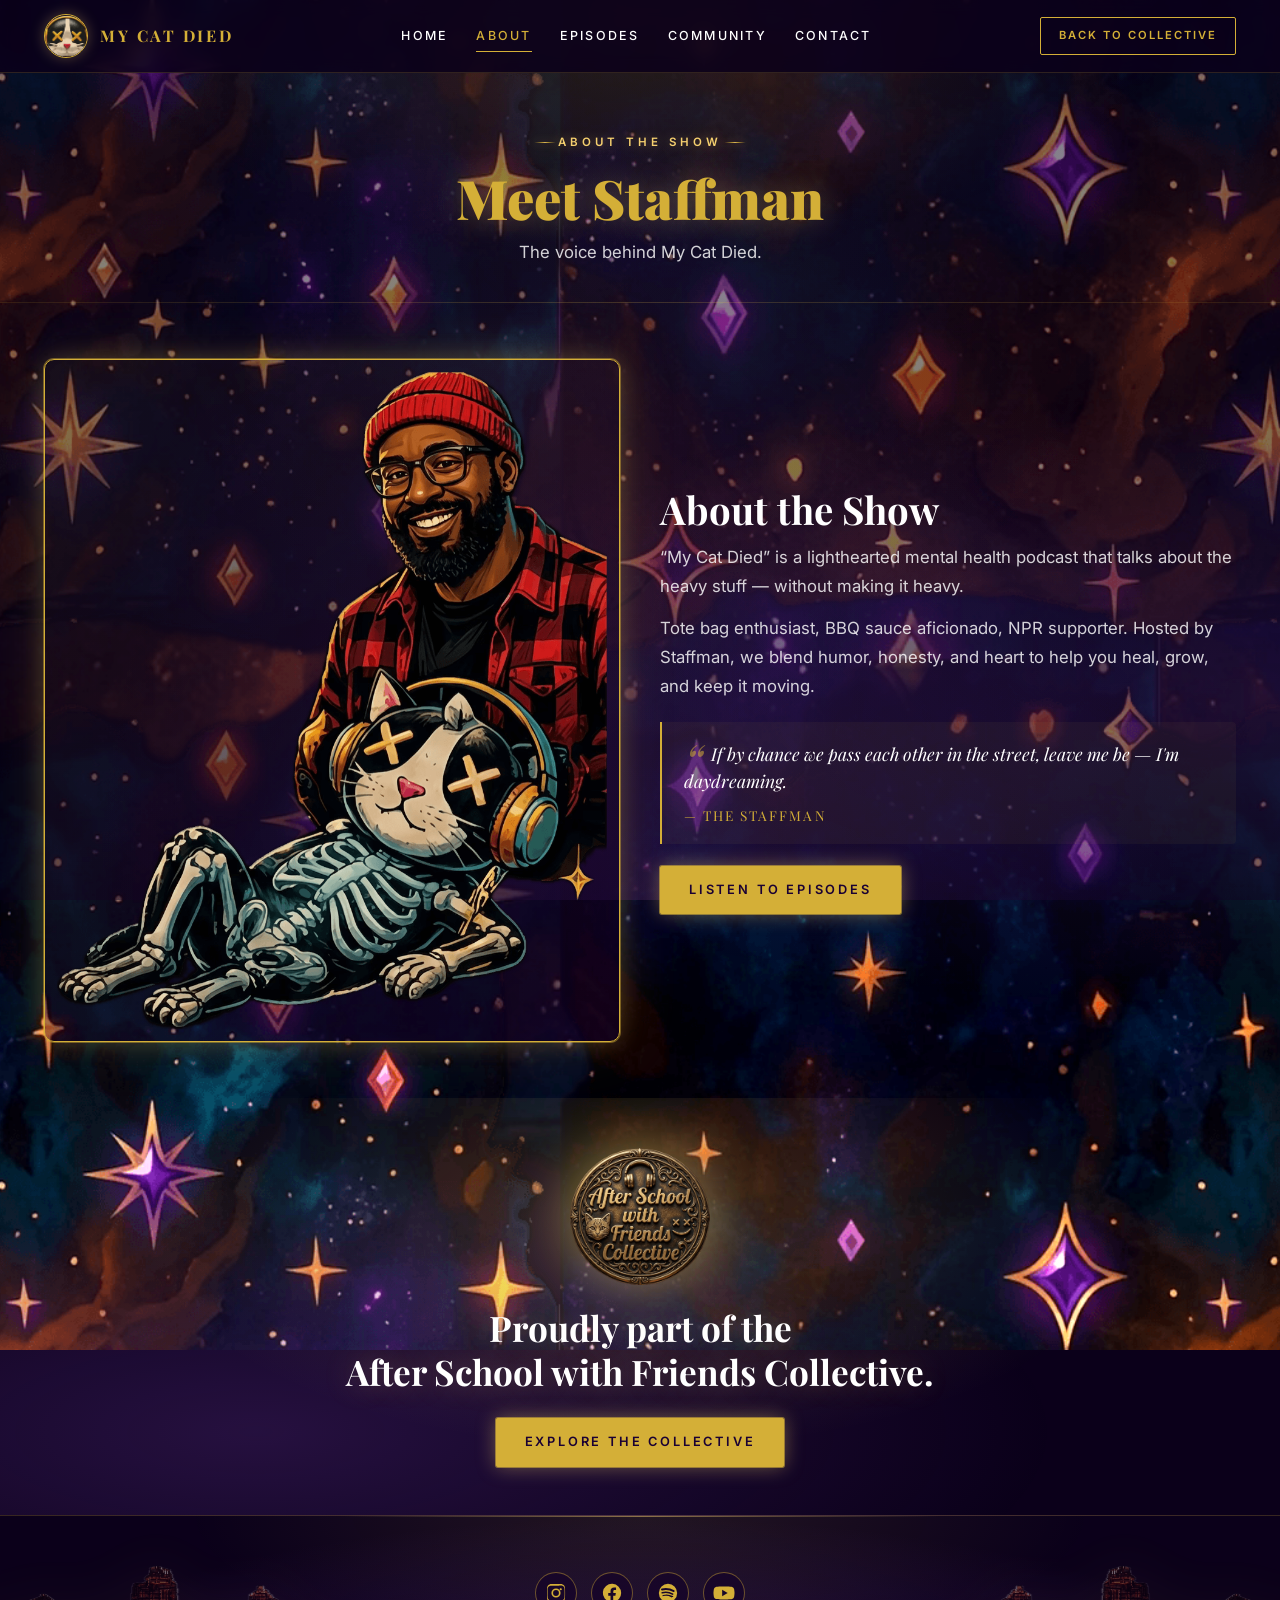
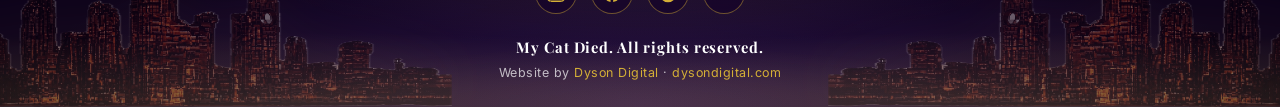
<file: about.html>
<!DOCTYPE html>
<html lang="en">
<head>
  <meta charset="UTF-8" />
  <meta name="viewport" content="width=device-width, initial-scale=1.0" />
  <meta name="theme-color" content="#0b001a" />

  <title>About — My Cat Died Podcast</title>
  <meta name="description" content="Meet Staffman — host of My Cat Died. Tote bag enthusiast, BBQ sauce aficionado, NPR supporter." />
  <meta name="robots" content="index, follow" />

  <meta property="og:type" content="website" />
  <meta property="og:title" content="About — My Cat Died" />
  <meta property="og:description" content="Meet Staffman. Heart, humor, and honest mental health talk." />
  <meta property="og:image" content="images/host-main.png" />
  <meta property="og:url" content="https://mycatdied.com/about.html" />

  <link rel="icon" type="image/png" href="images/logo-main.png" />
  <link rel="apple-touch-icon" href="images/logo-main.png" />
  <link rel="shortcut icon" href="images/logo-main.png" />

  <link rel="preconnect" href="https://fonts.googleapis.com" />
  <link rel="preconnect" href="https://fonts.gstatic.com" crossorigin />
  <link href="https://fonts.googleapis.com/css2?family=Playfair+Display:ital,wght@0,400;0,700;0,900;1,400&family=Inter:wght@300;400;500;600;700&display=swap" rel="stylesheet" />

  <link rel="stylesheet" href="style.css?v=10" />

  <script type="application/ld+json">
  {
    "@context": "https://schema.org",
    "@type": "AboutPage",
    "name": "About — My Cat Died",
    "url": "https://mycatdied.com/about.html",
    "mainEntity": { "@type": "Person", "name": "The Staffman" }
  }
  </script>

  <!-- Google tag (gtag.js) -->
  <script async src="https://www.googletagmanager.com/gtag/js?id=G-XLEHWOXNBV"></script>
  <script>
    window.dataLayer = window.dataLayer || [];
    function gtag(){dataLayer.push(arguments);}
    gtag('js', new Date());
    gtag('config', 'G-XLEHWOXNBV');
  </script>

  <!-- Microsoft Clarity -->
  <script type="text/javascript">
    (function(c,l,a,r,i,t,y){
      c[a]=c[a]||function(){(c[a].q=c[a].q||[]).push(arguments)};
      t=l.createElement(r);t.async=1;t.src="https://www.clarity.ms/tag/"+i;
      y=l.getElementsByTagName(r)[0];y.parentNode.insertBefore(t,y);
    })(window, document, "clarity", "script", "w18806kn40");
  </script>
</head>
<body>

  <div class="page-bg page-bg-far" aria-hidden="true"></div>
  <div class="page-bg" aria-hidden="true"></div>
  <div class="page-overlay" aria-hidden="true"></div>

  <div class="ambient-ships" aria-hidden="true">
    <img class="ambient-ship ambient-ship-a" src="images/hero-spaceship2.png" alt="" loading="lazy" />
    <img class="ambient-ship ambient-ship-b" src="images/hero-spaceship3.png" alt="" loading="lazy" />
  </div>

  <header class="site-header" id="siteHeader">
    <div class="container header-inner">
      <a href="index.html" class="brand" aria-label="My Cat Died home">
        <img src="images/logo-main.png" alt="My Cat Died" width="48" height="48" loading="eager" />
        <span class="brand-text">MY CAT DIED</span>
      </a>
      <nav class="primary-nav" aria-label="Primary">
        <a href="index.html">Home</a>
        <a href="about.html" class="active">About</a>
        <a href="episodes.html">Episodes</a>
        <a href="community.html">Community</a>
        <a href="contact.html">Contact</a>
      </nav>
      <a href="https://afterschoolspecialpodcast.com/collective.html" class="btn-collective" target="_blank" rel="noopener">Back to Collective</a>
      <button class="nav-toggle" id="navToggle" aria-label="Open menu" aria-expanded="false" aria-controls="mobileMenu">
        <span></span><span></span><span></span>
      </button>
    </div>
    <div class="mobile-menu" id="mobileMenu" aria-hidden="true">
      <a href="index.html">Home</a>
      <a href="about.html">About</a>
      <a href="episodes.html">Episodes</a>
      <a href="community.html">Community</a>
      <a href="contact.html">Contact</a>
      <a href="https://afterschoolspecialpodcast.com/collective.html" class="mobile-collective" target="_blank" rel="noopener">Back to Collective</a>
    </div>
  </header>

  <main>
    <section class="page-hero">
      <div class="container reveal">
        <span class="section-kicker">About the Show</span>
        <h1 class="page-title">Meet Staffman</h1>
        <p class="page-sub">The voice behind My Cat Died.</p>
      </div>
    </section>

    <section class="about-section">
      <div class="container about-grid">
        <div class="about-image reveal">
          <div class="about-image-frame">
            <img src="images/host-main.png" alt="Staffman, host of My Cat Died" width="560" height="700" loading="lazy" />
          </div>
        </div>

        <div class="about-text reveal">
          <h2 class="section-title">About the Show</h2>
          <p>&ldquo;My Cat Died&rdquo; is a lighthearted mental health podcast that talks about the heavy stuff &mdash; without making it heavy.</p>
          <p>Tote bag enthusiast, BBQ sauce aficionado, NPR supporter. Hosted by Staffman, we blend humor, honesty, and heart to help you heal, grow, and keep it moving.</p>

          <div class="about-quote">
            <span class="quote-mark" aria-hidden="true">&ldquo;</span>
            If by chance we pass each other in the street, leave me be — I'm daydreaming.
            <footer class="about-quote-cite">— The Staffman</footer>
          </div>

          <a href="episodes.html" class="btn btn-gold">Listen to Episodes</a>
        </div>
      </div>
    </section>

    <section class="proudly proudly-compact">
      <div class="container proudly-inner reveal">
        <img class="proudly-stamp" src="images/collective-stamp.png" alt="After School with Friends Collective seal" width="160" height="160" loading="lazy" />
        <h2 class="proudly-title">Proudly part of the<br/>After School with Friends Collective.</h2>
        <a href="https://afterschoolspecialpodcast.com/collective.html" class="btn btn-gold btn-glow" target="_blank" rel="noopener">Explore the Collective</a>
      </div>
    </section>
  </main>

  <footer class="site-footer">
    <div class="footer-cities" aria-hidden="true">
      <img class="footer-city footer-city-left" src="images/hero-city.png" alt="" loading="lazy" />
      <img class="footer-city footer-city-right" src="images/hero-city.png" alt="" loading="lazy" />
    </div>
    <div class="container footer-inner">
      <ul class="footer-socials" aria-label="Follow us">
        <li><a href="https://www.instagram.com/mycatdiedpod/" target="_blank" rel="noopener" aria-label="Instagram"><svg viewBox="0 0 24 24" width="22" height="22" aria-hidden="true"><path fill="currentColor" d="M12 2.2c3.2 0 3.6 0 4.8.1 1.2 0 1.8.2 2.3.4.6.2 1 .5 1.4.9.4.4.7.9.9 1.4.2.5.4 1.1.4 2.3.1 1.2.1 1.6.1 4.7s0 3.5-.1 4.7c0 1.2-.2 1.8-.4 2.3-.2.6-.5 1-.9 1.4-.4.4-.9.7-1.4.9-.5.2-1.1.4-2.3.4-1.2.1-1.6.1-4.8.1s-3.6 0-4.8-.1c-1.2 0-1.8-.2-2.3-.4-.6-.2-1-.5-1.4-.9-.4-.4-.7-.9-.9-1.4-.2-.5-.4-1.1-.4-2.3C2.2 15.5 2.2 15.1 2.2 12s0-3.5.1-4.7c0-1.2.2-1.8.4-2.3.2-.6.5-1 .9-1.4.4-.4.9-.7 1.4-.9.5-.2 1.1-.4 2.3-.4C8.5 2.2 8.9 2.2 12 2.2Zm0 1.8c-3.1 0-3.5 0-4.7.1-1.1 0-1.7.2-2.1.3-.5.2-.9.4-1.3.8-.4.4-.6.8-.8 1.3-.1.4-.3 1-.3 2.1C2.8 9.5 2.8 9.9 2.8 12s0 2.5.1 3.7c0 1.1.2 1.7.3 2.1.2.5.4.9.8 1.3.4.4.8.6 1.3.8.4.1 1 .3 2.1.3 1.2.1 1.6.1 4.7.1s3.5 0 4.7-.1c1.1 0 1.7-.2 2.1-.3.5-.2.9-.4 1.3-.8.4-.4.6-.8.8-1.3.1-.4.3-1 .3-2.1.1-1.2.1-1.6.1-3.7s0-2.5-.1-3.7c0-1.1-.2-1.7-.3-2.1-.2-.5-.4-.9-.8-1.3-.4-.4-.8-.6-1.3-.8-.4-.1-1-.3-2.1-.3C15.5 4 15.1 4 12 4Zm0 3a5 5 0 1 1 0 10 5 5 0 0 1 0-10Zm0 1.8a3.2 3.2 0 1 0 0 6.4 3.2 3.2 0 0 0 0-6.4Zm5.2-2.1a1.2 1.2 0 1 1 0 2.4 1.2 1.2 0 0 1 0-2.4Z"/></svg></a></li>
        <li><a href="https://www.facebook.com/" target="_blank" rel="noopener" aria-label="Facebook"><svg viewBox="0 0 24 24" width="22" height="22" aria-hidden="true"><path fill="currentColor" d="M22 12a10 10 0 1 0-11.6 9.9v-7H7.9V12h2.5V9.8c0-2.5 1.5-3.9 3.8-3.9 1.1 0 2.2.2 2.2.2v2.5H15c-1.2 0-1.6.7-1.6 1.5V12h2.8l-.5 2.9h-2.4v7A10 10 0 0 0 22 12Z"/></svg></a></li>
        <li><a href="https://open.spotify.com/show/7yxQ1P6vtBlSaiVeNswRfO" target="_blank" rel="noopener" aria-label="Spotify"><svg viewBox="0 0 24 24" width="22" height="22" aria-hidden="true"><path fill="currentColor" d="M12 2a10 10 0 1 0 10 10A10 10 0 0 0 12 2Zm4.6 14.4a.7.7 0 0 1-1 .2A12 12 0 0 0 7 15.4a.7.7 0 1 1-.4-1.3 13.4 13.4 0 0 1 10.6 1.3.7.7 0 0 1 .4.9Zm1.2-2.7a.9.9 0 0 1-1.2.3 14.6 14.6 0 0 0-10.5-1.5.9.9 0 1 1-.5-1.7A16.4 16.4 0 0 1 17.6 12.5a.9.9 0 0 1 .2 1.2Zm.1-2.8a17.5 17.5 0 0 0-12-1.7 1.1 1.1 0 1 1-.6-2.1 19.7 19.7 0 0 1 13.5 1.9 1.1 1.1 0 0 1-1 1.9Z"/></svg></a></li>
        <li><a href="https://youtube.com/playlist?list=PLUnJ58rriL2nVkKyARi2ZxRElRtIhyahf&si=g2WKGGjM8XmA2pbw" target="_blank" rel="noopener" aria-label="YouTube"><svg viewBox="0 0 24 24" width="22" height="22" aria-hidden="true"><path fill="currentColor" d="M23 7.6a3 3 0 0 0-2.1-2.1C19.1 5 12 5 12 5s-7.1 0-8.9.5A3 3 0 0 0 1 7.6 31 31 0 0 0 .5 12 31 31 0 0 0 1 16.4a3 3 0 0 0 2.1 2.1C4.9 19 12 19 12 19s7.1 0 8.9-.5a3 3 0 0 0 2.1-2.1A31 31 0 0 0 23.5 12 31 31 0 0 0 23 7.6ZM10 15.5v-7l6 3.5Z"/></svg></a></li>
      </ul>
      <p class="footer-copy">My Cat Died. All rights reserved.</p>
      <p class="footer-credit">Website by <a href="https://dysondigital.com/" target="_blank" rel="noopener">Dyson Digital</a> &middot; <a href="https://dysondigital.com/" target="_blank" rel="noopener">dysondigital.com</a></p>
    </div>
  </footer>

  <script src="script.js?v=5" defer></script>
</body>
</html>
</file>
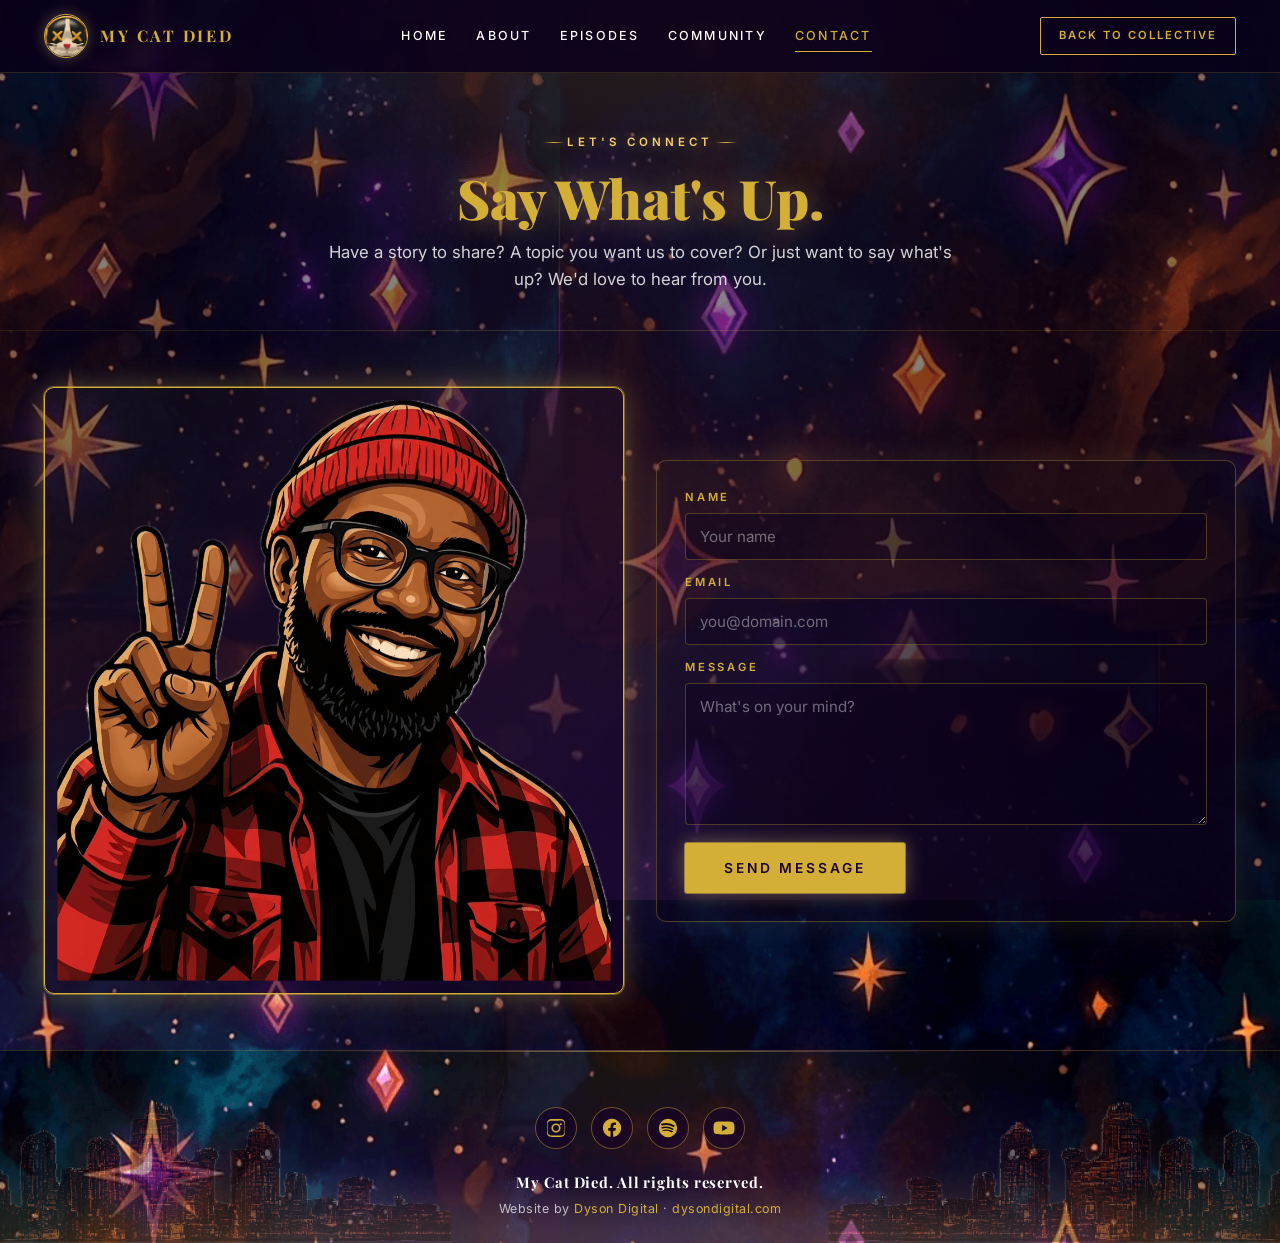
<file: contact.html>
<!DOCTYPE html>
<html lang="en">
<head>
  <meta charset="UTF-8" />
  <meta name="viewport" content="width=device-width, initial-scale=1.0" />
  <meta name="theme-color" content="#0b001a" />

  <title>Contact — My Cat Died Podcast</title>
  <meta name="description" content="Have a story to share? A topic you want covered? Or just want to say what's up? Let's connect." />
  <meta name="robots" content="index, follow" />

  <meta property="og:type" content="website" />
  <meta property="og:title" content="Contact — My Cat Died" />
  <meta property="og:description" content="Let's connect. We'd love to hear from you." />
  <meta property="og:image" content="images/host-peace.png" />
  <meta property="og:url" content="https://mycatdied.com/contact.html" />

  <link rel="icon" type="image/png" href="images/logo-main.png" />
  <link rel="apple-touch-icon" href="images/logo-main.png" />
  <link rel="shortcut icon" href="images/logo-main.png" />

  <link rel="preconnect" href="https://fonts.googleapis.com" />
  <link rel="preconnect" href="https://fonts.gstatic.com" crossorigin />
  <link href="https://fonts.googleapis.com/css2?family=Playfair+Display:ital,wght@0,400;0,700;0,900;1,400&family=Inter:wght@300;400;500;600;700&display=swap" rel="stylesheet" />

  <link rel="stylesheet" href="style.css?v=10" />

  <script type="application/ld+json">
  {
    "@context": "https://schema.org",
    "@type": "ContactPage",
    "name": "Contact — My Cat Died",
    "url": "https://mycatdied.com/contact.html"
  }
  </script>

  <!-- Google tag (gtag.js) -->
  <script async src="https://www.googletagmanager.com/gtag/js?id=G-XLEHWOXNBV"></script>
  <script>
    window.dataLayer = window.dataLayer || [];
    function gtag(){dataLayer.push(arguments);}
    gtag('js', new Date());
    gtag('config', 'G-XLEHWOXNBV');
  </script>

  <!-- Microsoft Clarity -->
  <script type="text/javascript">
    (function(c,l,a,r,i,t,y){
      c[a]=c[a]||function(){(c[a].q=c[a].q||[]).push(arguments)};
      t=l.createElement(r);t.async=1;t.src="https://www.clarity.ms/tag/"+i;
      y=l.getElementsByTagName(r)[0];y.parentNode.insertBefore(t,y);
    })(window, document, "clarity", "script", "w18806kn40");
  </script>
</head>
<body>

  <div class="page-bg page-bg-far" aria-hidden="true"></div>
  <div class="page-bg" aria-hidden="true"></div>
  <div class="page-overlay" aria-hidden="true"></div>

  <div class="ambient-ships" aria-hidden="true">
    <img class="ambient-ship ambient-ship-a" src="images/hero-spaceship2.png" alt="" loading="lazy" />
    <img class="ambient-ship ambient-ship-b" src="images/hero-spaceship3.png" alt="" loading="lazy" />
  </div>

  <header class="site-header" id="siteHeader">
    <div class="container header-inner">
      <a href="index.html" class="brand" aria-label="My Cat Died home">
        <img src="images/logo-main.png" alt="My Cat Died" width="48" height="48" loading="eager" />
        <span class="brand-text">MY CAT DIED</span>
      </a>
      <nav class="primary-nav" aria-label="Primary">
        <a href="index.html">Home</a>
        <a href="about.html">About</a>
        <a href="episodes.html">Episodes</a>
        <a href="community.html">Community</a>
        <a href="contact.html" class="active">Contact</a>
      </nav>
      <a href="https://afterschoolspecialpodcast.com/collective.html" class="btn-collective" target="_blank" rel="noopener">Back to Collective</a>
      <button class="nav-toggle" id="navToggle" aria-label="Open menu" aria-expanded="false" aria-controls="mobileMenu">
        <span></span><span></span><span></span>
      </button>
    </div>
    <div class="mobile-menu" id="mobileMenu" aria-hidden="true">
      <a href="index.html">Home</a>
      <a href="about.html">About</a>
      <a href="episodes.html">Episodes</a>
      <a href="community.html">Community</a>
      <a href="contact.html">Contact</a>
      <a href="https://afterschoolspecialpodcast.com/collective.html" class="mobile-collective" target="_blank" rel="noopener">Back to Collective</a>
    </div>
  </header>

  <main>
    <section class="page-hero">
      <div class="container reveal">
        <span class="section-kicker">Let's Connect</span>
        <h1 class="page-title">Say What's Up.</h1>
        <p class="page-sub">Have a story to share? A topic you want us to cover? Or just want to say what's up? We'd love to hear from you.</p>
      </div>
    </section>

    <section class="contact-section">
      <div class="container contact-grid">
        <div class="contact-image reveal">
          <div class="contact-image-frame">
            <img src="images/host-peace.png" alt="Staffman, peace" width="520" height="640" loading="lazy" />
          </div>
        </div>

        <form class="contact-form reveal" action="https://formspree.io/f/meenelvo" method="POST" novalidate>
          <div class="field">
            <label for="name">Name</label>
            <input type="text" id="name" name="name" placeholder="Your name" required />
          </div>
          <div class="field">
            <label for="email">Email</label>
            <input type="email" id="email" name="email" placeholder="you@domain.com" required />
          </div>
          <div class="field">
            <label for="message">Message</label>
            <textarea id="message" name="message" rows="6" placeholder="What's on your mind?" required></textarea>
          </div>
          <input type="hidden" name="_subject" value="New message — My Cat Died" />
          <div class="field form-actions">
            <button type="submit" class="btn btn-gold btn-large btn-glow">Send Message</button>
            <span class="form-note" id="formNote" aria-live="polite"></span>
          </div>
        </form>
      </div>
    </section>
  </main>

  <footer class="site-footer">
    <div class="footer-cities" aria-hidden="true">
      <img class="footer-city footer-city-left" src="images/hero-city.png" alt="" loading="lazy" />
      <img class="footer-city footer-city-right" src="images/hero-city.png" alt="" loading="lazy" />
    </div>
    <div class="container footer-inner">
      <ul class="footer-socials" aria-label="Follow us">
        <li><a href="https://www.instagram.com/mycatdiedpod/" target="_blank" rel="noopener" aria-label="Instagram"><svg viewBox="0 0 24 24" width="22" height="22" aria-hidden="true"><path fill="currentColor" d="M12 2.2c3.2 0 3.6 0 4.8.1 1.2 0 1.8.2 2.3.4.6.2 1 .5 1.4.9.4.4.7.9.9 1.4.2.5.4 1.1.4 2.3.1 1.2.1 1.6.1 4.7s0 3.5-.1 4.7c0 1.2-.2 1.8-.4 2.3-.2.6-.5 1-.9 1.4-.4.4-.9.7-1.4.9-.5.2-1.1.4-2.3.4-1.2.1-1.6.1-4.8.1s-3.6 0-4.8-.1c-1.2 0-1.8-.2-2.3-.4-.6-.2-1-.5-1.4-.9-.4-.4-.7-.9-.9-1.4-.2-.5-.4-1.1-.4-2.3C2.2 15.5 2.2 15.1 2.2 12s0-3.5.1-4.7c0-1.2.2-1.8.4-2.3.2-.6.5-1 .9-1.4.4-.4.9-.7 1.4-.9.5-.2 1.1-.4 2.3-.4C8.5 2.2 8.9 2.2 12 2.2Zm0 1.8c-3.1 0-3.5 0-4.7.1-1.1 0-1.7.2-2.1.3-.5.2-.9.4-1.3.8-.4.4-.6.8-.8 1.3-.1.4-.3 1-.3 2.1C2.8 9.5 2.8 9.9 2.8 12s0 2.5.1 3.7c0 1.1.2 1.7.3 2.1.2.5.4.9.8 1.3.4.4.8.6 1.3.8.4.1 1 .3 2.1.3 1.2.1 1.6.1 4.7.1s3.5 0 4.7-.1c1.1 0 1.7-.2 2.1-.3.5-.2.9-.4 1.3-.8.4-.4.6-.8.8-1.3.1-.4.3-1 .3-2.1.1-1.2.1-1.6.1-3.7s0-2.5-.1-3.7c0-1.1-.2-1.7-.3-2.1-.2-.5-.4-.9-.8-1.3-.4-.4-.8-.6-1.3-.8-.4-.1-1-.3-2.1-.3C15.5 4 15.1 4 12 4Zm0 3a5 5 0 1 1 0 10 5 5 0 0 1 0-10Zm0 1.8a3.2 3.2 0 1 0 0 6.4 3.2 3.2 0 0 0 0-6.4Zm5.2-2.1a1.2 1.2 0 1 1 0 2.4 1.2 1.2 0 0 1 0-2.4Z"/></svg></a></li>
        <li><a href="https://www.facebook.com/" target="_blank" rel="noopener" aria-label="Facebook"><svg viewBox="0 0 24 24" width="22" height="22" aria-hidden="true"><path fill="currentColor" d="M22 12a10 10 0 1 0-11.6 9.9v-7H7.9V12h2.5V9.8c0-2.5 1.5-3.9 3.8-3.9 1.1 0 2.2.2 2.2.2v2.5H15c-1.2 0-1.6.7-1.6 1.5V12h2.8l-.5 2.9h-2.4v7A10 10 0 0 0 22 12Z"/></svg></a></li>
        <li><a href="https://open.spotify.com/show/7yxQ1P6vtBlSaiVeNswRfO" target="_blank" rel="noopener" aria-label="Spotify"><svg viewBox="0 0 24 24" width="22" height="22" aria-hidden="true"><path fill="currentColor" d="M12 2a10 10 0 1 0 10 10A10 10 0 0 0 12 2Zm4.6 14.4a.7.7 0 0 1-1 .2A12 12 0 0 0 7 15.4a.7.7 0 1 1-.4-1.3 13.4 13.4 0 0 1 10.6 1.3.7.7 0 0 1 .4.9Zm1.2-2.7a.9.9 0 0 1-1.2.3 14.6 14.6 0 0 0-10.5-1.5.9.9 0 1 1-.5-1.7A16.4 16.4 0 0 1 17.6 12.5a.9.9 0 0 1 .2 1.2Zm.1-2.8a17.5 17.5 0 0 0-12-1.7 1.1 1.1 0 1 1-.6-2.1 19.7 19.7 0 0 1 13.5 1.9 1.1 1.1 0 0 1-1 1.9Z"/></svg></a></li>
        <li><a href="https://youtube.com/playlist?list=PLUnJ58rriL2nVkKyARi2ZxRElRtIhyahf&si=g2WKGGjM8XmA2pbw" target="_blank" rel="noopener" aria-label="YouTube"><svg viewBox="0 0 24 24" width="22" height="22" aria-hidden="true"><path fill="currentColor" d="M23 7.6a3 3 0 0 0-2.1-2.1C19.1 5 12 5 12 5s-7.1 0-8.9.5A3 3 0 0 0 1 7.6 31 31 0 0 0 .5 12 31 31 0 0 0 1 16.4a3 3 0 0 0 2.1 2.1C4.9 19 12 19 12 19s7.1 0 8.9-.5a3 3 0 0 0 2.1-2.1A31 31 0 0 0 23.5 12 31 31 0 0 0 23 7.6ZM10 15.5v-7l6 3.5Z"/></svg></a></li>
      </ul>
      <p class="footer-copy">My Cat Died. All rights reserved.</p>
      <p class="footer-credit">Website by <a href="https://dysondigital.com/" target="_blank" rel="noopener">Dyson Digital</a> &middot; <a href="https://dysondigital.com/" target="_blank" rel="noopener">dysondigital.com</a></p>
    </div>
  </footer>

  <script src="script.js?v=5" defer></script>
</body>
</html>
</file>
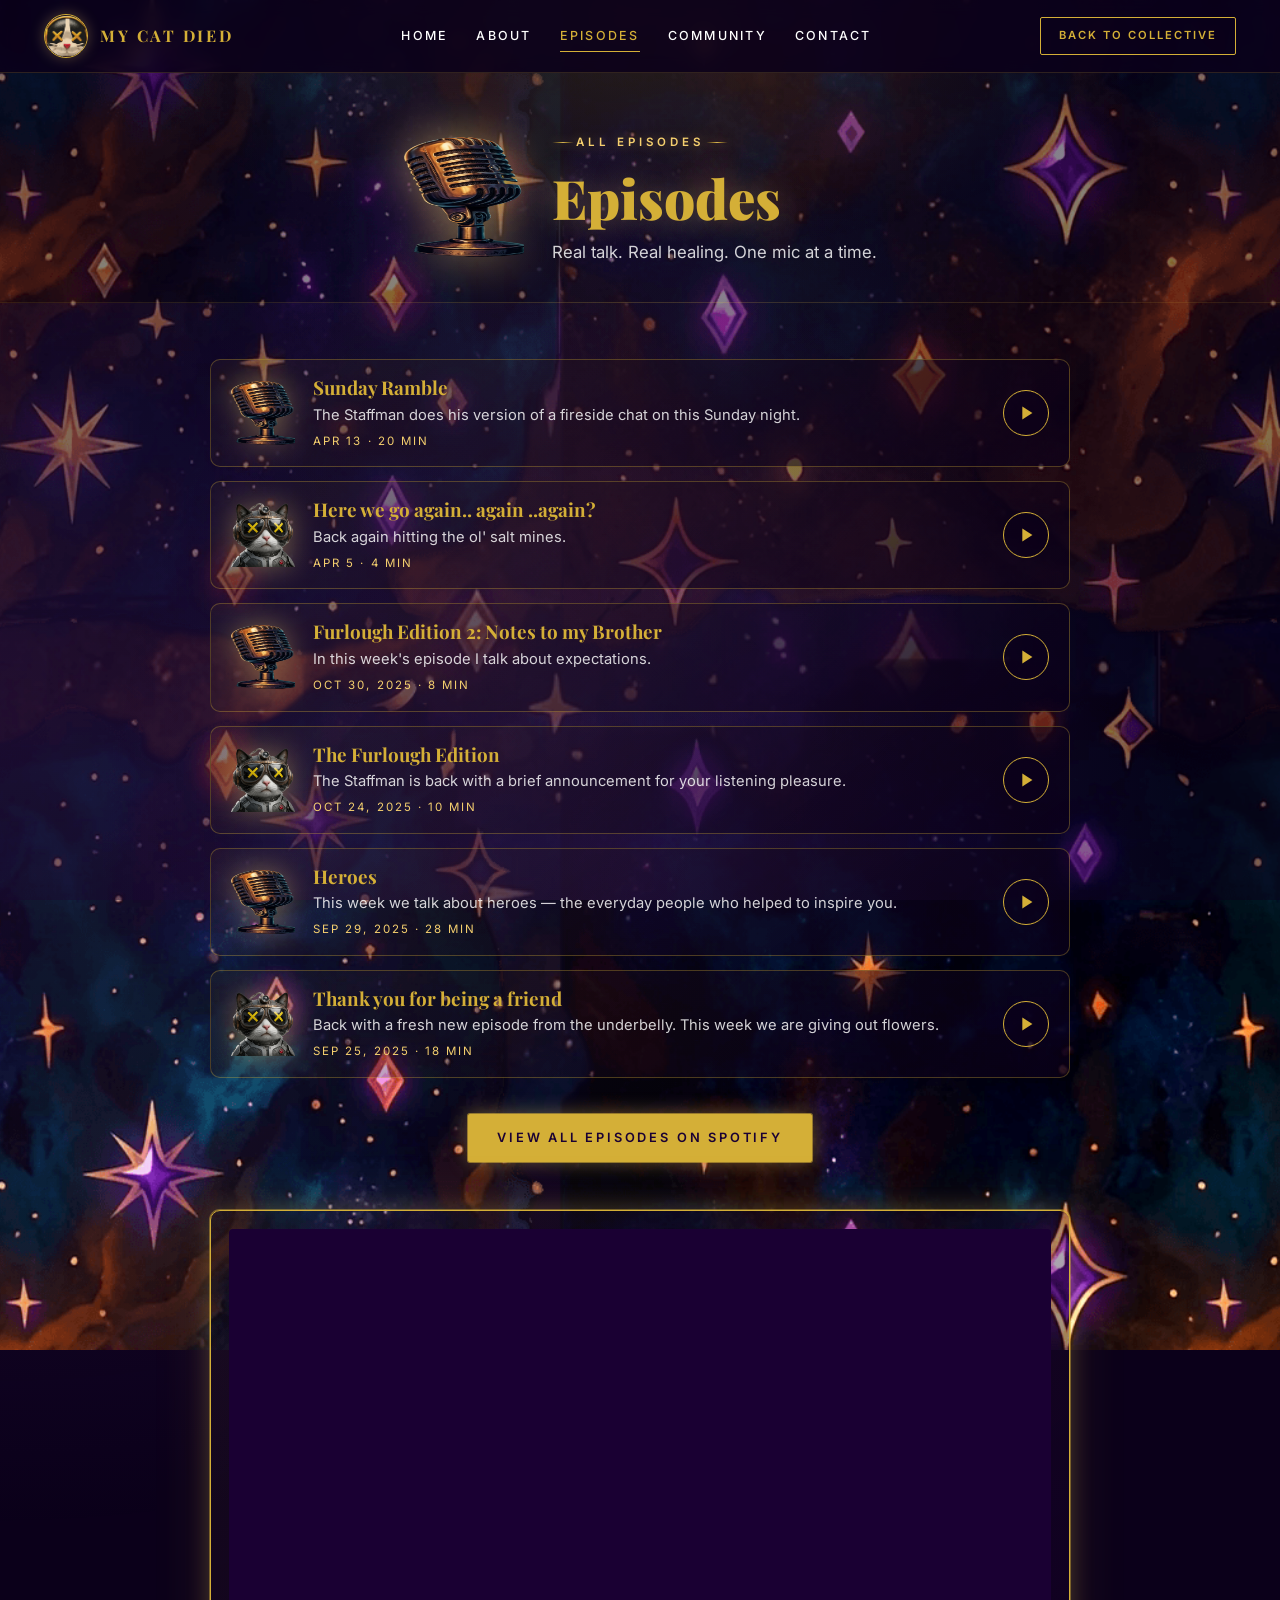
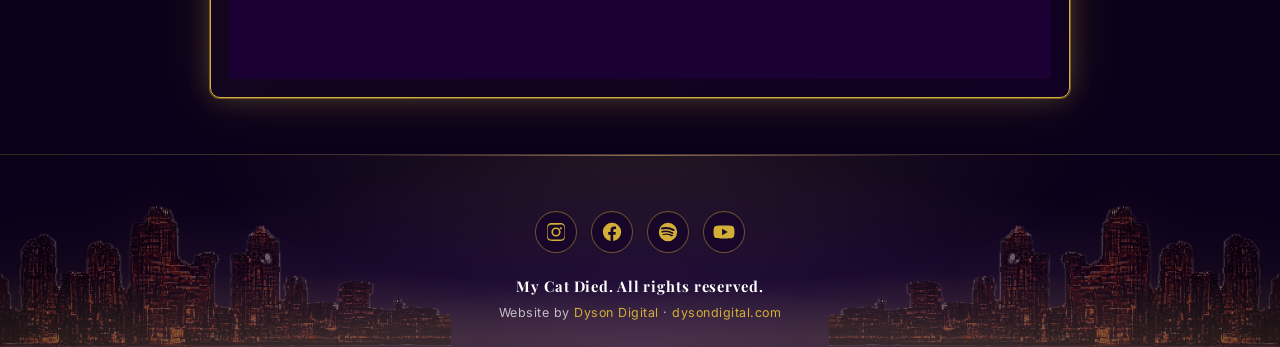
<file: episodes.html>
<!DOCTYPE html>
<html lang="en">
<head>
  <meta charset="UTF-8" />
  <meta name="viewport" content="width=device-width, initial-scale=1.0" />
  <meta name="theme-color" content="#0b001a" />

  <title>Episodes — My Cat Died Podcast</title>
  <meta name="description" content="Listen to every episode of My Cat Died — raw conversations on life, laughter, and mental health by the Staffman." />
  <meta name="robots" content="index, follow" />

  <meta property="og:type" content="website" />
  <meta property="og:title" content="Episodes — My Cat Died" />
  <meta property="og:description" content="All episodes of My Cat Died, in one place." />
  <meta property="og:image" content="images/mic-icon.png" />
  <meta property="og:url" content="https://mycatdied.com/episodes.html" />

  <link rel="icon" type="image/png" href="images/logo-main.png" />
  <link rel="apple-touch-icon" href="images/logo-main.png" />
  <link rel="shortcut icon" href="images/logo-main.png" />

  <link rel="preconnect" href="https://fonts.googleapis.com" />
  <link rel="preconnect" href="https://fonts.gstatic.com" crossorigin />
  <link href="https://fonts.googleapis.com/css2?family=Playfair+Display:ital,wght@0,400;0,700;0,900;1,400&family=Inter:wght@300;400;500;600;700&display=swap" rel="stylesheet" />

  <link rel="stylesheet" href="style.css?v=10" />

  <script type="application/ld+json">
  {
    "@context": "https://schema.org",
    "@type": "CollectionPage",
    "name": "Episodes — My Cat Died",
    "url": "https://mycatdied.com/episodes.html"
  }
  </script>

  <!-- Google tag (gtag.js) -->
  <script async src="https://www.googletagmanager.com/gtag/js?id=G-XLEHWOXNBV"></script>
  <script>
    window.dataLayer = window.dataLayer || [];
    function gtag(){dataLayer.push(arguments);}
    gtag('js', new Date());
    gtag('config', 'G-XLEHWOXNBV');
  </script>

  <!-- Microsoft Clarity -->
  <script type="text/javascript">
    (function(c,l,a,r,i,t,y){
      c[a]=c[a]||function(){(c[a].q=c[a].q||[]).push(arguments)};
      t=l.createElement(r);t.async=1;t.src="https://www.clarity.ms/tag/"+i;
      y=l.getElementsByTagName(r)[0];y.parentNode.insertBefore(t,y);
    })(window, document, "clarity", "script", "w18806kn40");
  </script>
</head>
<body>

  <div class="page-bg page-bg-far" aria-hidden="true"></div>
  <div class="page-bg" aria-hidden="true"></div>
  <div class="page-overlay" aria-hidden="true"></div>

  <div class="ambient-ships" aria-hidden="true">
    <img class="ambient-ship ambient-ship-a" src="images/hero-spaceship2.png" alt="" loading="lazy" />
    <img class="ambient-ship ambient-ship-b" src="images/hero-spaceship3.png" alt="" loading="lazy" />
  </div>

  <header class="site-header" id="siteHeader">
    <div class="container header-inner">
      <a href="index.html" class="brand" aria-label="My Cat Died home">
        <img src="images/logo-main.png" alt="My Cat Died" width="48" height="48" loading="eager" />
        <span class="brand-text">MY CAT DIED</span>
      </a>
      <nav class="primary-nav" aria-label="Primary">
        <a href="index.html">Home</a>
        <a href="about.html">About</a>
        <a href="episodes.html" class="active">Episodes</a>
        <a href="community.html">Community</a>
        <a href="contact.html">Contact</a>
      </nav>
      <a href="https://afterschoolspecialpodcast.com/collective.html" class="btn-collective" target="_blank" rel="noopener">Back to Collective</a>
      <button class="nav-toggle" id="navToggle" aria-label="Open menu" aria-expanded="false" aria-controls="mobileMenu">
        <span></span><span></span><span></span>
      </button>
    </div>
    <div class="mobile-menu" id="mobileMenu" aria-hidden="true">
      <a href="index.html">Home</a>
      <a href="about.html">About</a>
      <a href="episodes.html">Episodes</a>
      <a href="community.html">Community</a>
      <a href="contact.html">Contact</a>
      <a href="https://afterschoolspecialpodcast.com/collective.html" class="mobile-collective" target="_blank" rel="noopener">Back to Collective</a>
    </div>
  </header>

  <main>
    <section class="page-hero page-hero-mic">
      <div class="container page-hero-mic-inner reveal">
        <img src="images/mic-icon.png" alt="" width="120" height="120" loading="lazy" class="page-hero-icon" aria-hidden="true" />
        <div>
          <span class="section-kicker">All Episodes</span>
          <h1 class="page-title">Episodes</h1>
          <p class="page-sub">Real talk. Real healing. One mic at a time.</p>
        </div>
      </div>
    </section>

    <section class="episodes">
      <div class="container">
        <ul class="episode-list">
          <li class="episode-card reveal">
            <img src="images/mic-icon.png" alt="" width="64" height="64" loading="lazy" class="episode-icon" aria-hidden="true" />
            <div class="episode-meta">
              <h3 class="episode-title">Sunday Ramble</h3>
              <p class="episode-desc">The Staffman does his version of a fireside chat on this Sunday night.</p>
              <p class="episode-stamp"><span>Apr 13</span> &middot; <span>20 min</span></p>
            </div>
            <a href="https://open.spotify.com/episode/11tk7SsCRIckFbolwF2LDG" class="episode-play" target="_blank" rel="noopener" aria-label="Play Sunday Ramble">
              <svg viewBox="0 0 24 24" width="22" height="22" aria-hidden="true"><path fill="currentColor" d="M8 5v14l11-7z"/></svg>
            </a>
          </li>

          <li class="episode-card reveal">
            <img src="images/cat-icon.png" alt="" width="64" height="64" loading="lazy" class="episode-icon" aria-hidden="true" />
            <div class="episode-meta">
              <h3 class="episode-title">Here we go again.. again ..again?</h3>
              <p class="episode-desc">Back again hitting the ol' salt mines.</p>
              <p class="episode-stamp"><span>Apr 5</span> &middot; <span>4 min</span></p>
            </div>
            <a href="https://open.spotify.com/episode/4lRTI0ocwto0jI1LLH2FQo" class="episode-play" target="_blank" rel="noopener" aria-label="Play Here we go again">
              <svg viewBox="0 0 24 24" width="22" height="22" aria-hidden="true"><path fill="currentColor" d="M8 5v14l11-7z"/></svg>
            </a>
          </li>

          <li class="episode-card reveal">
            <img src="images/mic-icon.png" alt="" width="64" height="64" loading="lazy" class="episode-icon" aria-hidden="true" />
            <div class="episode-meta">
              <h3 class="episode-title">Furlough Edition 2: Notes to my Brother</h3>
              <p class="episode-desc">In this week's episode I talk about expectations.</p>
              <p class="episode-stamp"><span>Oct 30, 2025</span> &middot; <span>8 min</span></p>
            </div>
            <a href="https://open.spotify.com/episode/3aLZLP1H1TdgacC0owg3Kv" class="episode-play" target="_blank" rel="noopener" aria-label="Play Furlough Edition 2">
              <svg viewBox="0 0 24 24" width="22" height="22" aria-hidden="true"><path fill="currentColor" d="M8 5v14l11-7z"/></svg>
            </a>
          </li>

          <li class="episode-card reveal">
            <img src="images/cat-icon.png" alt="" width="64" height="64" loading="lazy" class="episode-icon" aria-hidden="true" />
            <div class="episode-meta">
              <h3 class="episode-title">The Furlough Edition</h3>
              <p class="episode-desc">The Staffman is back with a brief announcement for your listening pleasure.</p>
              <p class="episode-stamp"><span>Oct 24, 2025</span> &middot; <span>10 min</span></p>
            </div>
            <a href="https://open.spotify.com/episode/52ldgqiINSeAeTkBBYdiJy" class="episode-play" target="_blank" rel="noopener" aria-label="Play The Furlough Edition">
              <svg viewBox="0 0 24 24" width="22" height="22" aria-hidden="true"><path fill="currentColor" d="M8 5v14l11-7z"/></svg>
            </a>
          </li>

          <li class="episode-card reveal">
            <img src="images/mic-icon.png" alt="" width="64" height="64" loading="lazy" class="episode-icon" aria-hidden="true" />
            <div class="episode-meta">
              <h3 class="episode-title">Heroes</h3>
              <p class="episode-desc">This week we talk about heroes — the everyday people who helped to inspire you.</p>
              <p class="episode-stamp"><span>Sep 29, 2025</span> &middot; <span>28 min</span></p>
            </div>
            <a href="https://open.spotify.com/episode/4rwJVvp9JGbdBVa0iWOxrt" class="episode-play" target="_blank" rel="noopener" aria-label="Play Heroes">
              <svg viewBox="0 0 24 24" width="22" height="22" aria-hidden="true"><path fill="currentColor" d="M8 5v14l11-7z"/></svg>
            </a>
          </li>

          <li class="episode-card reveal">
            <img src="images/cat-icon.png" alt="" width="64" height="64" loading="lazy" class="episode-icon" aria-hidden="true" />
            <div class="episode-meta">
              <h3 class="episode-title">Thank you for being a friend</h3>
              <p class="episode-desc">Back with a fresh new episode from the underbelly. This week we are giving out flowers.</p>
              <p class="episode-stamp"><span>Sep 25, 2025</span> &middot; <span>18 min</span></p>
            </div>
            <a href="https://open.spotify.com/episode/0bxv08kvVnBOh9FEwkk3DW" class="episode-play" target="_blank" rel="noopener" aria-label="Play Thank you for being a friend">
              <svg viewBox="0 0 24 24" width="22" height="22" aria-hidden="true"><path fill="currentColor" d="M8 5v14l11-7z"/></svg>
            </a>
          </li>
        </ul>

        <p class="episodes-more">
          <a href="https://open.spotify.com/show/7yxQ1P6vtBlSaiVeNswRfO" class="btn btn-gold" target="_blank" rel="noopener">View All Episodes on Spotify</a>
        </p>

        <div class="featured-frame featured-frame-spacer reveal">
          <iframe
            class="spotify-embed"
            title="My Cat Died on Spotify — Full Show"
            src="https://open.spotify.com/embed/show/7yxQ1P6vtBlSaiVeNswRfO?utm_source=generator&theme=0"
            width="100%"
            height="450"
            frameborder="0"
            loading="lazy"
            allow="autoplay; clipboard-write; encrypted-media; fullscreen; picture-in-picture"></iframe>
        </div>
      </div>
    </section>
  </main>

  <footer class="site-footer">
    <div class="footer-cities" aria-hidden="true">
      <img class="footer-city footer-city-left" src="images/hero-city.png" alt="" loading="lazy" />
      <img class="footer-city footer-city-right" src="images/hero-city.png" alt="" loading="lazy" />
    </div>
    <div class="container footer-inner">
      <ul class="footer-socials" aria-label="Follow us">
        <li><a href="https://www.instagram.com/mycatdiedpod/" target="_blank" rel="noopener" aria-label="Instagram"><svg viewBox="0 0 24 24" width="22" height="22" aria-hidden="true"><path fill="currentColor" d="M12 2.2c3.2 0 3.6 0 4.8.1 1.2 0 1.8.2 2.3.4.6.2 1 .5 1.4.9.4.4.7.9.9 1.4.2.5.4 1.1.4 2.3.1 1.2.1 1.6.1 4.7s0 3.5-.1 4.7c0 1.2-.2 1.8-.4 2.3-.2.6-.5 1-.9 1.4-.4.4-.9.7-1.4.9-.5.2-1.1.4-2.3.4-1.2.1-1.6.1-4.8.1s-3.6 0-4.8-.1c-1.2 0-1.8-.2-2.3-.4-.6-.2-1-.5-1.4-.9-.4-.4-.7-.9-.9-1.4-.2-.5-.4-1.1-.4-2.3C2.2 15.5 2.2 15.1 2.2 12s0-3.5.1-4.7c0-1.2.2-1.8.4-2.3.2-.6.5-1 .9-1.4.4-.4.9-.7 1.4-.9.5-.2 1.1-.4 2.3-.4C8.5 2.2 8.9 2.2 12 2.2Zm0 1.8c-3.1 0-3.5 0-4.7.1-1.1 0-1.7.2-2.1.3-.5.2-.9.4-1.3.8-.4.4-.6.8-.8 1.3-.1.4-.3 1-.3 2.1C2.8 9.5 2.8 9.9 2.8 12s0 2.5.1 3.7c0 1.1.2 1.7.3 2.1.2.5.4.9.8 1.3.4.4.8.6 1.3.8.4.1 1 .3 2.1.3 1.2.1 1.6.1 4.7.1s3.5 0 4.7-.1c1.1 0 1.7-.2 2.1-.3.5-.2.9-.4 1.3-.8.4-.4.6-.8.8-1.3.1-.4.3-1 .3-2.1.1-1.2.1-1.6.1-3.7s0-2.5-.1-3.7c0-1.1-.2-1.7-.3-2.1-.2-.5-.4-.9-.8-1.3-.4-.4-.8-.6-1.3-.8-.4-.1-1-.3-2.1-.3C15.5 4 15.1 4 12 4Zm0 3a5 5 0 1 1 0 10 5 5 0 0 1 0-10Zm0 1.8a3.2 3.2 0 1 0 0 6.4 3.2 3.2 0 0 0 0-6.4Zm5.2-2.1a1.2 1.2 0 1 1 0 2.4 1.2 1.2 0 0 1 0-2.4Z"/></svg></a></li>
        <li><a href="https://www.facebook.com/" target="_blank" rel="noopener" aria-label="Facebook"><svg viewBox="0 0 24 24" width="22" height="22" aria-hidden="true"><path fill="currentColor" d="M22 12a10 10 0 1 0-11.6 9.9v-7H7.9V12h2.5V9.8c0-2.5 1.5-3.9 3.8-3.9 1.1 0 2.2.2 2.2.2v2.5H15c-1.2 0-1.6.7-1.6 1.5V12h2.8l-.5 2.9h-2.4v7A10 10 0 0 0 22 12Z"/></svg></a></li>
        <li><a href="https://open.spotify.com/show/7yxQ1P6vtBlSaiVeNswRfO" target="_blank" rel="noopener" aria-label="Spotify"><svg viewBox="0 0 24 24" width="22" height="22" aria-hidden="true"><path fill="currentColor" d="M12 2a10 10 0 1 0 10 10A10 10 0 0 0 12 2Zm4.6 14.4a.7.7 0 0 1-1 .2A12 12 0 0 0 7 15.4a.7.7 0 1 1-.4-1.3 13.4 13.4 0 0 1 10.6 1.3.7.7 0 0 1 .4.9Zm1.2-2.7a.9.9 0 0 1-1.2.3 14.6 14.6 0 0 0-10.5-1.5.9.9 0 1 1-.5-1.7A16.4 16.4 0 0 1 17.6 12.5a.9.9 0 0 1 .2 1.2Zm.1-2.8a17.5 17.5 0 0 0-12-1.7 1.1 1.1 0 1 1-.6-2.1 19.7 19.7 0 0 1 13.5 1.9 1.1 1.1 0 0 1-1 1.9Z"/></svg></a></li>
        <li><a href="https://youtube.com/playlist?list=PLUnJ58rriL2nVkKyARi2ZxRElRtIhyahf&si=g2WKGGjM8XmA2pbw" target="_blank" rel="noopener" aria-label="YouTube"><svg viewBox="0 0 24 24" width="22" height="22" aria-hidden="true"><path fill="currentColor" d="M23 7.6a3 3 0 0 0-2.1-2.1C19.1 5 12 5 12 5s-7.1 0-8.9.5A3 3 0 0 0 1 7.6 31 31 0 0 0 .5 12 31 31 0 0 0 1 16.4a3 3 0 0 0 2.1 2.1C4.9 19 12 19 12 19s7.1 0 8.9-.5a3 3 0 0 0 2.1-2.1A31 31 0 0 0 23.5 12 31 31 0 0 0 23 7.6ZM10 15.5v-7l6 3.5Z"/></svg></a></li>
      </ul>
      <p class="footer-copy">My Cat Died. All rights reserved.</p>
      <p class="footer-credit">Website by <a href="https://dysondigital.com/" target="_blank" rel="noopener">Dyson Digital</a> &middot; <a href="https://dysondigital.com/" target="_blank" rel="noopener">dysondigital.com</a></p>
    </div>
  </footer>

  <script src="script.js?v=5" defer></script>
</body>
</html>
</file>
<file: style.css>
/* =================================================================
   MY CAT DIED — After School with Friends Collective
   Refined external stylesheet
   Aesthetic: Sci-Fi Pop Art × Art Deco × Neon Glow × Poster Composition
   ================================================================= */

/* ---------- Tokens ---------- */
:root {
  --bg-base:        #0b001a;
  --bg-lifted:      #140028;
  --bg-secondary:   #1a0033;
  --bg-soft:        #f8f4ff;

  --gold:           #d4af37;
  --gold-warm:      #b8932e;
  --glow:           #f5d06f;
  --glow-soft:      rgba(245, 208, 111, 0.35);

  --text-light:     #ffffff;
  --text-dark:      #1a0033;
  --text-muted:     rgba(255, 255, 255, 0.82);
  --text-muted-2:   rgba(255, 255, 255, 0.7);

  --font-display:   'Playfair Display', Georgia, serif;
  --font-body:      'Inter', -apple-system, BlinkMacSystemFont, 'Segoe UI', sans-serif;

  --max-w:          1240px;
  --pad-section:    64px;
  --pad-section-m:  40px;
  --radius-sm:      4px;
  --radius-md:      10px;

  --glow-gold:      0 0 0 1px rgba(212, 175, 55, 0.45),
                    0 0 24px rgba(245, 208, 111, 0.22),
                    0 0 60px rgba(212, 175, 55, 0.14);
  --glow-button:    0 0 0 1px rgba(212, 175, 55, 0.6),
                    0 0 20px rgba(245, 208, 111, 0.4);
  --glow-button-hv: 0 0 0 1px rgba(245, 208, 111, 0.95),
                    0 0 32px rgba(245, 208, 111, 0.65),
                    0 0 60px rgba(245, 208, 111, 0.35);

  --ease:           cubic-bezier(0.4, 0, 0.2, 1);
  --header-h:       72px;
}

/* ---------- Reset ---------- */
*, *::before, *::after { box-sizing: border-box; }
html { scroll-behavior: smooth; -webkit-text-size-adjust: 100%; }
body {
  margin: 0;
  font-family: var(--font-body);
  font-weight: 400;
  line-height: 1.6;
  color: var(--text-light);
  background: var(--bg-base);
  overflow-x: hidden;
  min-height: 100vh;
  -webkit-font-smoothing: antialiased;
  -moz-osx-font-smoothing: grayscale;
  position: relative;
}
img, video, iframe { display: block; max-width: 100%; }
a { color: inherit; text-decoration: none; }
button { font-family: inherit; cursor: pointer; border: none; background: none; }
input, textarea { font-family: inherit; }

.container {
  max-width: var(--max-w);
  margin: 0 auto;
  padding-left: 24px;
  padding-right: 24px;
  width: 100%;
}

.reveal {
  opacity: 0;
  transform: translateY(16px);
  transition: opacity 0.7s var(--ease), transform 0.7s var(--ease);
}
.reveal.is-visible { opacity: 1; transform: translateY(0); }

/* =================================================================
   STAR BACKGROUND SYSTEM — layered for depth, GPU-composited animation
   Rewritten: transform-based motion on a 200% oversized layer = paints
   once, animates entirely on GPU compositor (zero per-frame paint cost).
   ================================================================= */
.page-bg {
  position: fixed;
  inset: -50% -50%;
  width: 200%;
  height: 200%;
  background-image: url("images/about-stars.png");
  background-repeat: repeat;
  background-size: 1200px auto;
  opacity: 1;
  filter: brightness(1.15) contrast(1.08);
  z-index: -2;
  pointer-events: none;
  animation: starDrift 90s linear infinite;
  will-change: transform;
  /* Force own GPU compositor layer */
  transform: translate3d(0, 0, 0);
  backface-visibility: hidden;
}
.page-bg-far {
  z-index: -3;
  opacity: 0.85;
  background-size: 1800px auto;
  filter: brightness(1.1) contrast(1.05) blur(0.5px);
  animation: starDriftFar 220s linear infinite;
}
.page-bg-community {
  background-image: url("images/community-background.PNG");
  background-size: cover;
  background-position: center;
  background-repeat: no-repeat;
  opacity: 1;
  animation: none;
  filter: brightness(1.05);
  /* Community uses its own static bg — no oversized container needed */
  inset: 0;
  width: 100%;
  height: 100%;
}
.page-overlay {
  position: fixed;
  inset: 0;
  background:
    radial-gradient(ellipse at 50% 0%, rgba(245, 208, 111, 0.06), transparent 60%),
    radial-gradient(ellipse at 50% 100%, rgba(107, 58, 160, 0.22), transparent 60%),
    rgba(11, 0, 26, 0.5);
  z-index: -1;
  pointer-events: none;
}

/* GPU-composited drift — only transform animates, no paint per frame */
@keyframes starDrift {
  from { transform: translate3d(0, 0, 0); }
  to   { transform: translate3d(-1200px, -800px, 0); }
}
@keyframes starDriftFar {
  from { transform: translate3d(0, 0, 0); }
  to   { transform: translate3d(1800px, -1200px, 0); }
}

/* =================================================================
   GLOBAL AMBIENT SHIPS — drift across all pages, low opacity
   ================================================================= */
.ambient-ships {
  position: fixed;
  inset: 0;
  pointer-events: none;
  overflow: hidden;
  z-index: 0;
}
.ambient-ship {
  position: absolute;
  display: block;
  pointer-events: none;
  will-change: transform;
}
.ambient-ship-a {
  top: 18%;
  left: -10%;
  width: 7%;
  max-width: 110px;
  min-width: 50px;
  opacity: 0.18;
  filter: drop-shadow(0 0 14px rgba(245, 208, 111, 0.35));
  animation: ambient-cruise-a 80s linear infinite;
}
.ambient-ship-b {
  top: 62%;
  right: -10%;
  width: 5.5%;
  max-width: 90px;
  min-width: 40px;
  opacity: 0.14;
  filter: drop-shadow(0 0 10px rgba(245, 208, 111, 0.3));
  animation: ambient-cruise-b 110s linear infinite;
}
@keyframes ambient-cruise-a {
  from { transform: translate3d(0, 0, 0) rotate(-4deg); }
  to   { transform: translate3d(120vw, -80px, 0) rotate(-4deg); }
}
@keyframes ambient-cruise-b {
  from { transform: translate3d(0, 0, 0) rotate(3deg); }
  to   { transform: translate3d(-120vw, 60px, 0) rotate(3deg); }
}

/* =================================================================
   HEADER
   ================================================================= */
.site-header {
  position: fixed;
  top: 0; left: 0; right: 0;
  z-index: 100;
  padding: 14px 0;
  background: rgba(11, 0, 26, 0.85);
  backdrop-filter: blur(8px);
  -webkit-backdrop-filter: blur(8px);
  border-bottom: 1px solid rgba(212, 175, 55, 0.18);
  transition: padding 0.3s var(--ease), background 0.3s var(--ease);
}
.site-header.scrolled {
  padding: 10px 0;
  background: rgba(11, 0, 26, 0.95);
  border-bottom-color: rgba(212, 175, 55, 0.3);
}
.header-inner {
  display: flex;
  align-items: center;
  justify-content: space-between;
  gap: 20px;
}
.brand {
  display: flex;
  align-items: center;
  gap: 12px;
  flex-shrink: 0;
}
.brand img {
  width: 44px; height: 44px;
  border-radius: 50%;
  border: 1.5px solid var(--gold);
  object-fit: cover;
  box-shadow: 0 0 14px rgba(245, 208, 111, 0.3);
}
.brand-text {
  font-family: var(--font-display);
  font-weight: 700;
  font-size: 1rem;
  letter-spacing: 0.16em;
  color: var(--gold);
}
.primary-nav { display: flex; gap: 28px; flex: 1; justify-content: center; }
.primary-nav a {
  font-size: 0.78rem;
  font-weight: 500;
  letter-spacing: 0.18em;
  text-transform: uppercase;
  color: var(--text-light);
  position: relative;
  padding: 4px 0;
  transition: color 0.25s var(--ease);
}
.primary-nav a::after {
  content: "";
  position: absolute;
  left: 0; bottom: -2px;
  width: 0; height: 1px;
  background: var(--gold);
  transition: width 0.3s var(--ease);
}
.primary-nav a:hover { color: var(--gold); }
.primary-nav a:hover::after,
.primary-nav a.active::after { width: 100%; }
.primary-nav a.active { color: var(--gold); }

.btn-collective {
  display: inline-block;
  padding: 9px 18px;
  font-size: 0.7rem;
  font-weight: 600;
  letter-spacing: 0.18em;
  text-transform: uppercase;
  color: var(--gold);
  border: 1px solid var(--gold);
  border-radius: 2px;
  white-space: nowrap;
  transition: background 0.25s var(--ease), color 0.25s var(--ease),
              box-shadow 0.25s var(--ease), transform 0.25s var(--ease);
  flex-shrink: 0;
}
.btn-collective:hover {
  background: var(--gold);
  color: var(--text-dark);
  box-shadow: 0 0 22px rgba(245, 208, 111, 0.5);
  transform: translateY(-1px);
}

.nav-toggle {
  display: none;
  width: 42px; height: 42px;
  padding: 9px;
  border: 1px solid rgba(212, 175, 55, 0.4);
  border-radius: var(--radius-sm);
  flex-direction: column;
  justify-content: space-between;
}
.nav-toggle span {
  display: block;
  height: 2px;
  background: var(--gold);
  transition: transform 0.3s var(--ease), opacity 0.3s var(--ease);
}
.nav-toggle.open span:nth-child(1) { transform: translateY(8px) rotate(45deg); }
.nav-toggle.open span:nth-child(2) { opacity: 0; }
.nav-toggle.open span:nth-child(3) { transform: translateY(-8px) rotate(-45deg); }

.mobile-menu {
  display: none;
  flex-direction: column;
  background: var(--bg-secondary);
  border-top: 1px solid rgba(212, 175, 55, 0.22);
  max-height: 0;
  overflow: hidden;
  transition: max-height 0.4s var(--ease);
}
.mobile-menu.open { max-height: 500px; }
.mobile-menu a {
  padding: 16px 24px;
  border-bottom: 1px solid rgba(212, 175, 55, 0.08);
  font-size: 0.86rem;
  letter-spacing: 0.18em;
  text-transform: uppercase;
  color: var(--text-light);
  transition: color 0.2s var(--ease), background 0.2s var(--ease);
}
.mobile-menu a:last-child { border-bottom: none; }
.mobile-menu a:hover { color: var(--gold); background: rgba(212, 175, 55, 0.05); }
.mobile-collective { color: var(--gold) !important; }

/* =================================================================
   BUTTONS
   ================================================================= */
.btn {
  display: inline-block;
  padding: 13px 28px;
  font-size: 0.8rem;
  font-weight: 600;
  letter-spacing: 0.22em;
  text-transform: uppercase;
  border-radius: 2px;
  border: 1.5px solid transparent;
  white-space: nowrap;
  transition: transform 0.25s var(--ease), box-shadow 0.3s var(--ease),
              background 0.25s var(--ease), color 0.25s var(--ease),
              border-color 0.25s var(--ease);
}
.btn-large { padding: 16px 38px; font-size: 0.86rem; }
.btn-small { padding: 10px 22px; font-size: 0.72rem; letter-spacing: 0.18em; }
.btn-gold {
  background: var(--gold);
  color: var(--text-dark);
  border-color: var(--gold);
  box-shadow: var(--glow-button);
}
.btn-gold:hover,
.btn-gold:focus-visible {
  background: var(--glow);
  color: var(--text-dark);
  border-color: var(--glow);
  transform: translateY(-2px) scale(1.02);
  box-shadow: var(--glow-button-hv);
}
.btn-glow { box-shadow: var(--glow-button); }

/* =================================================================
   HERO — pure cinematic video, sized to its natural aspect ratio
   No flex, no min-height = no top/bottom gaps
   ================================================================= */
.hero {
  position: relative;
  width: 100%;
  margin-top: var(--header-h);
  overflow: hidden;
  isolation: isolate;
  background: var(--bg-base);
}

/* Light atmospheric overlay — never a flat dark wash, never a hard seam */
.hero-overlay {
  position: absolute;
  inset: 0;
  background:
    linear-gradient(180deg,
      rgba(11, 0, 26, 0.35) 0%,
      rgba(11, 0, 26, 0.08) 18%,
      transparent 35%,
      transparent 75%,
      rgba(11, 0, 26, 0.25) 100%);
  z-index: 4;
  pointer-events: none;
}

/* Atmospheric aura — large radial behind the subject (perf optimized) */
.hero-aura {
  position: absolute;
  top: 8%;
  right: -8%;
  width: 78%;
  height: 92%;
  background:
    radial-gradient(circle at 55% 55%,
      rgba(245, 208, 111, 0.38) 0%,
      rgba(212, 175, 55, 0.2) 25%,
      rgba(107, 58, 160, 0.18) 55%,
      transparent 78%);
  filter: blur(28px);
  z-index: 1;
  pointer-events: none;
  /* Static — no continuous animation = no continuous repaints */
  transform: translateZ(0);
}

/* Floating ships in hero (foreground layer) */
.hero-ships {
  position: absolute;
  inset: 0;
  z-index: 3;
  pointer-events: none;
  overflow: hidden;
}
.ship {
  position: absolute;
  display: block;
  pointer-events: none;
  will-change: transform;
}
.ship-1 {
  top: 14%;
  left: 6%;
  width: 11%;
  max-width: 160px;
  min-width: 70px;
  opacity: 0.85;
  filter: drop-shadow(0 0 14px rgba(245, 208, 111, 0.45));
  animation: ship-drift-1 14s ease-in-out infinite;
}
@keyframes ship-drift-1 {
  0%, 100% { transform: translate(0, 0) rotate(-2deg); }
  25%      { transform: translate(10px, -8px) rotate(-1deg); }
  50%      { transform: translate(0, -14px) rotate(-2deg); }
  75%      { transform: translate(-8px, -6px) rotate(-3deg); }
}
.ship-2 {
  top: 8%;
  right: 22%;
  width: 9%;
  max-width: 130px;
  min-width: 60px;
  opacity: 0.7;
  filter: drop-shadow(0 0 10px rgba(245, 208, 111, 0.4));
  animation: ship-drift-2 18s ease-in-out infinite;
}
@keyframes ship-drift-2 {
  0%, 100% { transform: translate(0, 0) rotate(-2deg); }
  33%      { transform: translate(-12px, 6px) rotate(-1deg); }
  66%      { transform: translate(8px, -8px) rotate(-3deg); }
}
.ship-3 {
  top: 28%;
  right: 4%;
  width: 7.5%;
  max-width: 110px;
  min-width: 50px;
  opacity: 0.62;
  filter: drop-shadow(0 0 8px rgba(245, 208, 111, 0.4));
  animation: ship-drift-3 22s ease-in-out infinite;
}
@keyframes ship-drift-3 {
  0%, 100% { transform: translate(0, 0) rotate(2deg); }
  33%      { transform: translate(-14px, -6px) rotate(1deg); }
  66%      { transform: translate(-6px, -12px) rotate(3deg); }
}

/* =================================================================
   HERO VIDEO STAGE — drives hero height; aspect-ratio = no gaps
   ================================================================= */
.hero-video-stage {
  position: relative;
  width: 100%;
  /* Aspect ratio matches the video composition — eliminates all gaps */
  aspect-ratio: 16 / 9;
  display: block;
  z-index: 2;
  overflow: hidden;
}

/* Glow halo behind video (static — no animation perf cost) */
.hero-video-glow {
  position: absolute;
  width: 78%;
  height: 78%;
  top: 8%;
  left: 11%;
  background:
    radial-gradient(
      circle,
      rgba(245, 208, 111, 0.32) 0%,
      rgba(212, 175, 55, 0.14) 45%,
      transparent 75%
    );
  filter: blur(28px);
  z-index: 1;
  pointer-events: none;
  transform: translateZ(0);
}

/* The video itself — fills its stage, GPU-isolated, no continuous repaints */
.hero-video {
  position: absolute;
  inset: 0;
  display: block;
  vertical-align: top;
  width: 100%;
  height: 100%;
  z-index: 2;
  object-fit: cover;
  object-position: center;
  opacity: 0.96;
  filter: brightness(1.18) contrast(1.06) saturate(1.06);
  background: transparent;
  border-radius: 0;
  /* Soft fade only at very bottom edge — minimal so it doesn't look like dead space */
  -webkit-mask-image: linear-gradient(
    180deg,
    rgba(0, 0, 0, 1) 0%,
    rgba(0, 0, 0, 1) 96%,
    rgba(0, 0, 0, 0.85) 100%
  );
  mask-image: linear-gradient(
    180deg,
    rgba(0, 0, 0, 1) 0%,
    rgba(0, 0, 0, 1) 96%,
    rgba(0, 0, 0, 0.85) 100%
  );
  /* GPU-isolated */
  transform: translateZ(0);
}

/* =================================================================
   HERO CLOSER — tagline + CTAs sit below the video, above the trio
   ================================================================= */
.hero-closer {
  position: relative;
  z-index: 6;
  padding: 20px 0 40px;
  text-align: center;
  background:
    radial-gradient(ellipse at 50% 0%, rgba(245, 208, 111, 0.1), transparent 55%);
}
/* Atmospheric blend — soft gradient at hero's bottom edge so video
   transitions seamlessly into the closer section (no hard line) */
.hero::after {
  content: "";
  position: absolute;
  left: 0;
  right: 0;
  bottom: 0;
  height: 90px;
  pointer-events: none;
  background:
    linear-gradient(180deg,
      transparent 0%,
      rgba(11, 0, 26, 0.4) 60%,
      var(--bg-base) 100%);
  z-index: 5;
}
.hero-closer .container {
  display: flex;
  flex-direction: column;
  align-items: center;
  gap: 24px;
}
.hero-blurb {
  font-family: var(--font-display);
  font-style: normal;
  font-weight: 700;
  font-size: clamp(1.35rem, 3vw, 1.85rem);
  color: var(--gold);
  margin: 0;
  max-width: 720px;
  line-height: 1.35;
  letter-spacing: 0.01em;
  text-transform: none;
  text-shadow: 0 0 28px rgba(245, 208, 111, 0.4),
               0 2px 12px rgba(0, 0, 0, 0.7);
}
.hero-ctas {
  display: flex;
  align-items: center;
  flex-wrap: wrap;
  gap: 16px;
  margin: 0;
  justify-content: center;
}
/* Visually hidden — accessibility utility (kept for any future use) */
.visually-hidden {
  position: absolute;
  width: 1px;
  height: 1px;
  padding: 0;
  margin: -1px;
  overflow: hidden;
  clip: rect(0, 0, 0, 0);
  white-space: nowrap;
  border: 0;
}

/* Outline CTA variant for "Back to the Collective" — solid gold by default */
.btn-outline {
  background: var(--gold);
  color: var(--text-dark);
  border: 1.5px solid var(--gold);
  box-shadow: var(--glow-button);
}
.btn-outline:hover,
.btn-outline:focus-visible {
  background: var(--glow);
  color: var(--text-dark);
  border-color: var(--glow);
  transform: translateY(-2px) scale(1.02);
  box-shadow: var(--glow-button-hv);
}
.btn-outline:active {
  background: var(--gold-warm);
  color: var(--text-dark);
  border-color: var(--glow);
  transform: translateY(0) scale(0.99);
  box-shadow: var(--glow-button);
}
/* Match btn-gold's active state for consistency */
.btn-gold:active {
  background: var(--gold-warm);
  color: var(--text-dark);
  border-color: var(--glow);
  transform: translateY(0) scale(0.99);
  box-shadow: var(--glow-button);
}

/* =================================================================
   3. THREE-COLUMN GRID — semi-transparent so stars bleed through
   ================================================================= */
.trio {
  padding: 56px 0 64px;
  position: relative;
  z-index: 1;
  background:
    radial-gradient(ellipse at 0% 50%, rgba(107, 58, 160, 0.22), transparent 55%),
    radial-gradient(ellipse at 100% 50%, rgba(245, 208, 111, 0.08), transparent 55%);
}
.trio-grid {
  list-style: none;
  margin: 0;
  padding: 0;
  display: grid;
  grid-template-columns: repeat(3, 1fr);
  gap: 24px;
}
.trio-card {
  display: flex;
  flex-direction: column;
  align-items: center;
  text-align: center;
  padding: 32px 24px 28px;
  background: linear-gradient(145deg, rgba(212, 175, 55, 0.06), rgba(11, 0, 26, 0.7));
  border: 1px solid var(--gold);
  border-radius: var(--radius-md);
  box-shadow: 0 0 0 1px rgba(212, 175, 55, 0.18),
              0 0 28px rgba(245, 208, 111, 0.08);
  transition: transform 0.3s var(--ease),
              border-color 0.3s var(--ease),
              box-shadow 0.3s var(--ease);
}
.trio-card:hover {
  transform: translateY(-4px);
  border-color: var(--glow);
  box-shadow: 0 0 0 1px rgba(245, 208, 111, 0.5),
              0 0 36px rgba(245, 208, 111, 0.3),
              0 0 80px rgba(212, 175, 55, 0.18);
}
.trio-art {
  height: 130px;
  display: flex;
  align-items: center;
  justify-content: center;
  margin-bottom: 16px;
}
.trio-art img {
  max-height: 130px;
  width: auto;
  object-fit: contain;
  filter: drop-shadow(0 0 18px rgba(245, 208, 111, 0.4));
}
.trio-card-center .trio-art img {
  animation: stamp-float 5s ease-in-out infinite;
}
.trio-title {
  font-family: var(--font-display);
  font-weight: 700;
  font-size: 1.35rem;
  margin: 0 0 8px;
  color: var(--gold);
  letter-spacing: 0.03em;
}
.trio-text {
  margin: 0 0 18px;
  font-size: 0.95rem;
  color: var(--text-muted);
  line-height: 1.6;
  flex: 1;
}

/* =================================================================
   FEATURED EPISODE
   ================================================================= */
.featured {
  padding: 56px 0;
  background:
    radial-gradient(ellipse at 80% 100%, rgba(107, 58, 160, 0.22), transparent 55%),
    radial-gradient(ellipse at 20% 0%, rgba(245, 208, 111, 0.06), transparent 50%);
  position: relative;
  z-index: 1;
}
.section-head { text-align: center; margin-bottom: 32px; }
.section-kicker {
  display: inline-block;
  font-size: 0.72rem;
  font-weight: 600;
  letter-spacing: 0.35em;
  text-transform: uppercase;
  color: var(--glow);
  margin-bottom: 10px;
  position: relative;
  padding: 0 24px;
  text-shadow: 0 0 12px rgba(245, 208, 111, 0.45);
}
.section-kicker::before,
.section-kicker::after {
  content: "";
  position: absolute;
  top: 50%;
  width: 14px; height: 1px;
  background: var(--glow);
  opacity: 0.6;
}
.section-kicker::before { left: 0; }
.section-kicker::after  { right: 0; }
.section-title {
  font-family: var(--font-display);
  font-weight: 700;
  font-size: clamp(1.7rem, 3.8vw, 2.4rem);
  line-height: 1.15;
  margin: 0 0 12px;
  color: var(--text-light);
}
.section-sub {
  font-size: 1rem;
  color: var(--text-muted);
  max-width: 620px;
  margin: 0 auto;
  line-height: 1.65;
}

.featured-frame {
  max-width: 860px;
  margin: 0 auto;
  padding: 18px;
  background: linear-gradient(145deg, rgba(212, 175, 55, 0.05), rgba(20, 0, 40, 0.6));
  border: 1px solid var(--gold);
  border-radius: var(--radius-md);
  box-shadow: var(--glow-gold);
  transition: box-shadow 0.3s var(--ease), transform 0.3s var(--ease);
}
.featured-frame:hover {
  transform: translateY(-2px);
  box-shadow: 0 0 0 1px rgba(245, 208, 111, 0.6),
              0 0 32px rgba(245, 208, 111, 0.32),
              0 0 80px rgba(212, 175, 55, 0.18);
}
.featured-frame-spacer { margin-top: 48px; }
.spotify-embed {
  width: 100%;
  border: 0;
  border-radius: var(--radius-sm);
  background: var(--bg-secondary);
  display: block;
}

/* =================================================================
   PROUDLY PART OF
   ================================================================= */
.proudly {
  padding: 56px 0;
  background:
    radial-gradient(ellipse at 50% 30%, rgba(245, 208, 111, 0.18), transparent 55%),
    radial-gradient(ellipse at 20% 80%, rgba(107, 58, 160, 0.28), transparent 55%);
  position: relative;
  overflow: hidden;
  text-align: center;
  z-index: 1;
}
.proudly-compact { padding: 48px 0; }
.proudly-inner {
  position: relative;
  z-index: 1;
  max-width: 720px;
}
.proudly-stamp {
  width: 170px; height: 170px;
  margin: 0 auto 24px;
  object-fit: contain;
  filter: drop-shadow(0 0 30px rgba(245, 208, 111, 0.55));
  animation: stamp-float 5s ease-in-out infinite;
}
.proudly-compact .proudly-stamp { width: 140px; height: 140px; margin-bottom: 20px; }
@keyframes stamp-float {
  0%, 100% { transform: translateY(0); }
  50%      { transform: translateY(-6px); }
}
.proudly-title {
  font-family: var(--font-display);
  font-weight: 700;
  font-size: clamp(1.5rem, 3.6vw, 2.2rem);
  margin: 0 0 24px;
  color: var(--text-light);
  text-shadow: 0 0 30px rgba(245, 208, 111, 0.3);
  line-height: 1.25;
}

/* =================================================================
   QUOTE
   ================================================================= */
.quote-section {
  padding: 64px 0;
  background:
    radial-gradient(ellipse at 50% 50%, rgba(212, 175, 55, 0.12), transparent 60%);
  text-align: center;
  position: relative;
  z-index: 1;
}
.quote-section .container {
  display: flex;
  flex-direction: column;
  align-items: center;
  gap: 18px;
}
.big-quote {
  font-family: var(--font-display);
  font-style: italic;
  font-weight: 700;
  font-size: clamp(1.4rem, 3.4vw, 2.3rem);
  line-height: 1.4;
  margin: 0;
  color: var(--gold);
  max-width: 880px;
  text-shadow: 0 0 24px rgba(245, 208, 111, 0.35);
}
.quote-stars {
  font-size: 1.6rem;
  color: var(--gold);
  text-shadow: 0 0 16px rgba(245, 208, 111, 0.7);
}

/* =================================================================
   FOOTER — integrated into the star field
   ================================================================= */
.site-footer {
  position: relative;
  padding: 56px 0 24px;
  background:
    radial-gradient(ellipse at 50% 0%, rgba(245, 208, 111, 0.1), transparent 50%),
    radial-gradient(ellipse at 50% 100%, rgba(107, 58, 160, 0.32), transparent 70%);
  border-top: 1px solid rgba(212, 175, 55, 0.22);
  text-align: center;
  overflow: hidden;
  z-index: 1;
}
.site-footer::before {
  content: "";
  position: absolute;
  top: 0; left: 50%;
  transform: translateX(-50%);
  width: 60%;
  max-width: 600px;
  height: 1px;
  background: linear-gradient(90deg, transparent, var(--glow), transparent);
  opacity: 0.5;
}
/* Atmospheric horizon — gold glow where cities meet sky */
.site-footer::after {
  content: "";
  position: absolute;
  bottom: 0;
  left: 0;
  right: 0;
  height: 50%;
  background:
    radial-gradient(ellipse at 20% 100%, rgba(245, 208, 111, 0.16), transparent 55%),
    radial-gradient(ellipse at 80% 100%, rgba(245, 208, 111, 0.16), transparent 55%);
  pointer-events: none;
  z-index: 1;
}

.footer-cities {
  position: absolute;
  inset: 0;
  pointer-events: none;
  overflow: hidden;
  opacity: 0.42;
  z-index: 0;
}
.footer-city {
  position: absolute;
  bottom: 0;
  width: 50%;
  max-width: 580px;
  height: auto;
  filter: drop-shadow(0 -8px 30px rgba(245, 208, 111, 0.12));
}
.footer-city-left  { left: -10%; }
.footer-city-right {
  right: -10%;
  transform: scaleX(-1);
}

.footer-inner {
  position: relative;
  z-index: 2;
}

.footer-socials {
  list-style: none;
  margin: 0 auto 22px;
  padding: 0;
  display: flex;
  justify-content: center;
  gap: 14px;
}
.footer-socials a {
  display: inline-flex;
  align-items: center;
  justify-content: center;
  width: 42px;
  height: 42px;
  border-radius: 50%;
  background: rgba(20, 0, 40, 0.6);
  border: 1px solid rgba(212, 175, 55, 0.45);
  color: var(--gold);
  transition: transform 0.25s var(--ease), color 0.25s var(--ease),
              border-color 0.25s var(--ease), box-shadow 0.25s var(--ease);
}
.footer-socials a:hover {
  color: var(--glow);
  border-color: var(--glow);
  transform: translateY(-3px);
  box-shadow: 0 0 20px rgba(245, 208, 111, 0.5);
}

.footer-copy {
  margin: 0 0 4px;
  font-size: 0.92rem;
  letter-spacing: 0.04em;
  color: var(--text-light);
  font-family: var(--font-display);
  font-weight: 700;
  letter-spacing: 0.06em;
}
.footer-credit {
  margin: 0;
  font-size: 0.78rem;
  letter-spacing: 0.04em;
  color: var(--text-muted-2);
}
.footer-credit a {
  color: var(--gold);
  transition: color 0.25s var(--ease), text-shadow 0.25s var(--ease);
}
.footer-credit a:hover {
  color: var(--glow);
  text-shadow: 0 0 12px rgba(245, 208, 111, 0.6);
}

/* =================================================================
   PAGE HERO (about / episodes / community / contact)
   ================================================================= */
.page-hero {
  padding-top: calc(var(--header-h) + 56px);
  padding-bottom: 36px;
  text-align: center;
  background:
    radial-gradient(ellipse at 50% 0%, rgba(245, 208, 111, 0.1), transparent 60%);
  border-bottom: 1px solid rgba(212, 175, 55, 0.12);
  position: relative;
  z-index: 1;
}
.page-title {
  font-family: var(--font-display);
  font-weight: 900;
  font-size: clamp(2.2rem, 5.2vw, 3.4rem);
  line-height: 1.05;
  margin: 8px 0 12px;
  color: var(--gold);
  text-shadow: 0 0 30px rgba(245, 208, 111, 0.35);
}
.page-sub {
  font-size: 1.05rem;
  color: var(--text-muted);
  max-width: 640px;
  margin: 0 auto;
  line-height: 1.65;
}
.page-hero-mic-inner {
  display: flex;
  align-items: center;
  justify-content: center;
  gap: 28px;
  text-align: left;
  flex-wrap: wrap;
}
.page-hero-mic-inner > div { text-align: left; }
.page-hero-icon {
  filter: drop-shadow(0 0 24px rgba(245, 208, 111, 0.55));
  animation: stamp-float 5s ease-in-out infinite;
}

/* =================================================================
   ABOUT PAGE
   ================================================================= */
.about-section {
  padding: 56px 0;
  background:
    radial-gradient(ellipse at 100% 50%, rgba(107, 58, 160, 0.2), transparent 55%);
  position: relative;
  z-index: 1;
}
.about-grid {
  display: grid;
  grid-template-columns: 1fr 1fr;
  gap: 40px;
  align-items: center;
}
.about-image-frame {
  position: relative;
  border: 1px solid var(--gold);
  border-radius: var(--radius-md);
  padding: 12px;
  background: linear-gradient(145deg, rgba(212, 175, 55, 0.06), rgba(20, 0, 40, 0.6));
  box-shadow: var(--glow-gold);
}
.about-image-frame img {
  width: 100%;
  height: auto;
  border-radius: var(--radius-sm);
  display: block;
}
.about-text p {
  font-size: 1.05rem;
  color: var(--text-muted);
  line-height: 1.7;
  margin: 0 0 14px;
}
.about-quote {
  margin: 22px 0;
  padding: 18px 22px;
  border-left: 2px solid var(--gold);
  background: rgba(212, 175, 55, 0.05);
  border-radius: 0 var(--radius-sm) var(--radius-sm) 0;
  font-family: var(--font-display);
  font-style: italic;
  font-size: 1.1rem;
  color: var(--text-light);
  line-height: 1.55;
}
.about-quote .quote-mark {
  font-family: var(--font-display);
  font-size: 3rem;
  line-height: 0;
  color: var(--gold);
  opacity: 0.55;
  vertical-align: -0.4em;
  margin-right: 4px;
}
.about-quote-cite {
  margin-top: 10px;
  font-size: 0.85rem;
  font-style: normal;
  letter-spacing: 0.15em;
  color: var(--gold);
  text-transform: uppercase;
}

/* =================================================================
   EPISODES PAGE
   ================================================================= */
.episodes {
  padding: 56px 0;
  background:
    radial-gradient(ellipse at 0% 30%, rgba(107, 58, 160, 0.2), transparent 55%);
  position: relative;
  z-index: 1;
}
.episode-list {
  list-style: none;
  margin: 0 auto;
  padding: 0;
  max-width: 860px;
  display: flex;
  flex-direction: column;
  gap: 14px;
}
.episode-card {
  display: flex;
  align-items: center;
  gap: 18px;
  padding: 16px 20px;
  background: linear-gradient(145deg, rgba(212, 175, 55, 0.05), rgba(11, 0, 26, 0.7));
  border: 1px solid rgba(212, 175, 55, 0.32);
  border-radius: var(--radius-md);
  transition: transform 0.25s var(--ease),
              border-color 0.25s var(--ease),
              box-shadow 0.25s var(--ease);
}
.episode-card:hover {
  transform: translateY(-2px);
  border-color: var(--gold);
  box-shadow: 0 0 24px rgba(245, 208, 111, 0.25);
}
.episode-icon {
  flex-shrink: 0;
  filter: drop-shadow(0 0 14px rgba(245, 208, 111, 0.4));
}
.episode-meta { flex: 1; min-width: 0; }
.episode-title {
  font-family: var(--font-display);
  font-weight: 700;
  font-size: 1.18rem;
  margin: 0 0 4px;
  color: var(--gold);
  line-height: 1.25;
}
.episode-desc {
  margin: 0 0 6px;
  font-size: 0.92rem;
  color: var(--text-muted);
  line-height: 1.5;
}
.episode-stamp {
  margin: 0;
  font-size: 0.72rem;
  letter-spacing: 0.18em;
  text-transform: uppercase;
  color: var(--glow);
}
.episode-play {
  flex-shrink: 0;
  display: inline-flex;
  align-items: center;
  justify-content: center;
  width: 46px; height: 46px;
  border-radius: 50%;
  border: 1.5px solid var(--gold);
  color: var(--gold);
  background: rgba(11, 0, 26, 0.5);
  transition: background 0.25s var(--ease), color 0.25s var(--ease),
              transform 0.25s var(--ease), box-shadow 0.25s var(--ease);
}
.episode-play:hover {
  background: var(--gold);
  color: var(--text-dark);
  transform: scale(1.08);
  box-shadow: 0 0 22px rgba(245, 208, 111, 0.6);
}
.episodes-more {
  text-align: center;
  margin: 36px 0 0;
}

/* =================================================================
   COMMUNITY PAGE
   ================================================================= */
.community-grid-section {
  padding: 56px 0;
  background:
    radial-gradient(ellipse at 100% 0%, rgba(245, 208, 111, 0.06), transparent 55%);
  position: relative;
  z-index: 1;
}
.community-grid {
  list-style: none;
  margin: 0 auto 56px;
  padding: 0;
  display: grid;
  grid-template-columns: repeat(2, 1fr);
  gap: 20px;
  max-width: 920px;
}
.community-card {
  padding: 26px 24px;
  background: linear-gradient(145deg, rgba(212, 175, 55, 0.04), rgba(11, 0, 26, 0.72));
  border: 1px solid rgba(212, 175, 55, 0.28);
  border-radius: var(--radius-md);
  position: relative;
  overflow: hidden;
  transition: transform 0.25s var(--ease),
              border-color 0.25s var(--ease),
              box-shadow 0.25s var(--ease);
}
.community-card:hover {
  transform: translateY(-3px);
  border-color: var(--gold);
  box-shadow: 0 0 26px rgba(245, 208, 111, 0.22);
}
/* Cat-skeleton watermark overlay — bottom-right, low opacity, doesn't obstruct text */
.community-card-overlay {
  position: absolute;
  bottom: -12px;
  right: -12px;
  width: 110px;
  height: auto;
  opacity: 0.16;
  pointer-events: none;
  z-index: 0;
  filter: drop-shadow(0 0 12px rgba(245, 208, 111, 0.3));
  transition: opacity 0.3s var(--ease), transform 0.3s var(--ease);
}
.community-card:hover .community-card-overlay {
  opacity: 0.28;
  transform: translate(-4px, -4px) rotate(-3deg);
}
.community-card > *:not(.community-card-overlay) {
  position: relative;
  z-index: 1;
}
.community-icon {
  display: inline-flex;
  align-items: center;
  justify-content: center;
  width: 50px; height: 50px;
  border-radius: 50%;
  background: rgba(212, 175, 55, 0.12);
  border: 1px solid var(--gold);
  color: var(--gold);
  margin-bottom: 14px;
  box-shadow: 0 0 18px rgba(245, 208, 111, 0.25);
}
.community-card h3 {
  font-family: var(--font-display);
  font-weight: 700;
  font-size: 1.2rem;
  margin: 0 0 6px;
  color: var(--gold);
}
.community-card p {
  margin: 0;
  font-size: 0.94rem;
  color: var(--text-muted);
  line-height: 1.6;
}
.community-collective {
  text-align: center;
  max-width: 720px;
  margin: 0 auto;
  padding: 40px 24px;
  background:
    radial-gradient(ellipse at 50% 30%, rgba(245, 208, 111, 0.12), transparent 60%),
    rgba(20, 0, 40, 0.7);
  border: 1px solid rgba(212, 175, 55, 0.35);
  border-radius: var(--radius-md);
  box-shadow: var(--glow-gold);
}
.community-stamp {
  margin: 0 auto 18px;
  filter: drop-shadow(0 0 30px rgba(245, 208, 111, 0.55));
  animation: stamp-float 5s ease-in-out infinite;
}
.community-collective h2 { line-height: 1.25; }
.community-collective p {
  color: var(--text-muted);
  font-size: 1rem;
  line-height: 1.65;
  margin: 0 auto 24px;
  max-width: 540px;
}

/* =================================================================
   CONTACT PAGE
   ================================================================= */
.contact-section {
  padding: 56px 0;
  background:
    radial-gradient(ellipse at 0% 100%, rgba(107, 58, 160, 0.2), transparent 55%);
  position: relative;
  z-index: 1;
}
.contact-grid {
  display: grid;
  grid-template-columns: 1fr 1fr;
  gap: 32px;
  align-items: center;
}
.contact-image-frame {
  position: relative;
  border: 1px solid var(--gold);
  border-radius: var(--radius-md);
  padding: 12px;
  background: linear-gradient(145deg, rgba(212, 175, 55, 0.06), rgba(20, 0, 40, 0.6));
  box-shadow: var(--glow-gold);
}
.contact-image-frame img {
  width: 100%;
  height: auto;
  border-radius: var(--radius-sm);
}
.contact-form {
  display: flex;
  flex-direction: column;
  gap: 14px;
  padding: 28px;
  background: linear-gradient(145deg, rgba(212, 175, 55, 0.04), rgba(11, 0, 26, 0.7));
  border: 1px solid rgba(212, 175, 55, 0.32);
  border-radius: var(--radius-md);
  box-shadow: 0 0 30px rgba(245, 208, 111, 0.1);
}
.field { display: flex; flex-direction: column; gap: 6px; }
.field label {
  font-size: 0.7rem;
  font-weight: 600;
  letter-spacing: 0.25em;
  text-transform: uppercase;
  color: var(--gold);
}
.field input,
.field textarea {
  background: rgba(11, 0, 26, 0.35);
  border: 1px solid rgba(212, 175, 55, 0.3);
  border-radius: var(--radius-sm);
  padding: 13px 14px;
  color: var(--text-light);
  font-size: 0.95rem;
  resize: vertical;
  transition: border-color 0.25s var(--ease),
              background 0.25s var(--ease),
              box-shadow 0.25s var(--ease);
}
.field input::placeholder,
.field textarea::placeholder { color: rgba(255, 255, 255, 0.4); }
.field input:focus,
.field textarea:focus {
  outline: none;
  border-color: var(--glow);
  background: rgba(11, 0, 26, 0.6);
  box-shadow: 0 0 0 3px rgba(245, 208, 111, 0.18),
              0 0 20px rgba(245, 208, 111, 0.12);
}
.form-actions {
  flex-direction: row;
  align-items: center;
  gap: 16px;
  flex-wrap: wrap;
  margin-top: 4px;
}
.form-note {
  font-size: 0.85rem;
  color: var(--glow);
  font-style: italic;
}
.form-note.error { color: #ff8a8a; }

/* =================================================================
   RESPONSIVE — 5 tiers
   >1060 | 769–1060 | ≤1024 | ≤768 | ≤480
   ================================================================= */

/* Small desktop / large tablet */
@media (max-width: 1060px) {
  .container { padding-left: 20px; padding-right: 20px; }
  .primary-nav { gap: 22px; }
  .primary-nav a { font-size: 0.74rem; letter-spacing: 0.16em; }
  .btn-collective { padding: 8px 14px; font-size: 0.66rem; }
  .brand-text { font-size: 0.92rem; }

  .hero-aura { width: 80%; }

  .trio-grid { gap: 18px; }
  .trio-card { padding: 26px 18px 24px; }

  .about-grid, .contact-grid { gap: 32px; }
}

/* iPad / tablet ≤1024 */
@media (max-width: 1024px) {
  .hero-video-stage {
    aspect-ratio: 16 / 10;
  }
  .hero-aura {
    top: 12%;
    right: 0;
    left: 0;
    width: 100%;
    height: 70%;
  }
  .hero-closer { padding: 18px 0 36px; }

  .featured, .proudly, .quote-section,
  .about-section, .episodes, .community-grid-section,
  .contact-section, .trio { padding: 48px 0; }
}

/* iPad mini / large phone ≤768 */
@media (max-width: 768px) {
  :root { --pad-section: var(--pad-section-m); --header-h: 64px; }
  .container { padding-left: 18px; padding-right: 18px; }

  /* Header → hamburger */
  .primary-nav { display: none; }
  .btn-collective { display: none; }
  .nav-toggle { display: flex; }
  .mobile-menu { display: flex; }
  .brand img { width: 38px; height: 38px; }
  .brand-text { font-size: 0.86rem; letter-spacing: 0.14em; }

  /* Hero on mobile — 4:5 portrait, pin video top so title isn't cropped */
  /* Hero on mobile — 9:12 portrait, pin video top so title isn't cropped */
  .hero-video-stage {
    aspect-ratio: 9 / 12;
  }
  .hero-video {
    object-fit: cover;
    object-position: center;
    background: transparent;
  }
  /* Kill the .hero::after fade on mobile — was creating a visible 90px gap */
  .hero::after { display: none; }
  /* Kill the video bottom mask fade on mobile — eliminates ~4% phantom space */
  .hero-video {
    -webkit-mask-image: none;
    mask-image: none;
  }
  .hero-aura {
    top: 10%;
    width: 110%;
    left: -5%;
    height: 70%;
  }
  .hero-closer { padding: 0 0 28px; }
  .hero-closer .container { gap: 16px; }
  /* Reduce ship clutter on mobile per spec */
  .ship-2, .ship-3 { display: none; }
  .ship-1 { width: 18%; min-width: 70px; top: 6%; left: 4%; }
  /* Ambient ships hidden on mobile to keep things clean */
  .ambient-ship-b { display: none; }
  .ambient-ship-a { opacity: 0.12; }

  .btn { padding: 12px 24px; font-size: 0.76rem; }
  .btn-large { padding: 14px 30px; font-size: 0.8rem; }
  .btn-small { padding: 9px 18px; font-size: 0.7rem; }

  /* Trio → 2 then 1 col */
  .trio-grid { grid-template-columns: 1fr 1fr; gap: 14px; }
  .trio-card { padding: 22px 16px 20px; }
  .trio-art { height: 100px; }
  .trio-art img { max-height: 100px; }

  /* About / contact stack */
  .about-grid, .contact-grid {
    grid-template-columns: 1fr;
    gap: 28px;
  }
  .about-image-frame, .contact-image-frame {
    max-width: 460px;
    margin: 0 auto;
  }

  /* Episodes */
  .episode-card { padding: 14px 16px; gap: 14px; }
  .episode-icon { width: 48px; height: 48px; }
  .episode-title { font-size: 1.02rem; }

  /* Community */
  .community-grid { grid-template-columns: 1fr; gap: 14px; }
  .community-collective { padding: 32px 22px; }

  /* Featured */
  .featured-frame { padding: 12px; }
  .spotify-embed { height: 320px; }

  /* Proudly */
  .proudly-stamp { width: 130px; height: 130px; margin-bottom: 18px; }

  /* Form */
  .contact-form { padding: 22px 18px; }
  .form-actions { flex-direction: column; align-items: stretch; }
  .form-actions .btn { width: 100%; text-align: center; }

  /* Page hero mic */
  .page-hero-mic-inner {
    flex-direction: column;
    gap: 16px;
    text-align: center;
  }
  .page-hero-mic-inner > div { text-align: center; }
  .page-hero-icon { width: 88px; height: 88px; }

  /* Footer */
  .site-footer { padding: 44px 0 22px; }
  .footer-cities { opacity: 0.32; }

  /* All sections tighter */
  .featured, .proudly, .quote-section,
  .about-section, .episodes, .community-grid-section,
  .contact-section, .trio { padding: 40px 0; }
}

/* Small phone ≤480 */
@media (max-width: 480px) {
  .container { padding-left: 14px; padding-right: 14px; }
  .site-header { padding: 10px 0; }

  .hero-ctas { width: 100%; flex-direction: column; align-items: stretch; gap: 12px; }
  .hero-ctas .btn { width: 100%; text-align: center; }
  .platform-icons { justify-content: center; gap: 10px; }
  .platform-icons a { width: 38px; height: 38px; }
  .hero-blurb { font-size: 0.88rem; }

  .trio-grid { grid-template-columns: 1fr; gap: 14px; }
  .trio-card { padding: 24px 18px 22px; }

  .featured-frame { padding: 8px; }
  .spotify-embed { height: 300px; }

  .proudly-stamp { width: 110px; height: 110px; }

  .big-quote { font-size: 1.15rem; line-height: 1.45; }

  .episode-card { flex-wrap: wrap; }
  .episode-meta { flex: 1 1 calc(100% - 78px); }
  .episode-play { margin-left: auto; }

  .community-card { padding: 22px 18px; }
  .community-collective { padding: 28px 16px; }
  .community-stamp { width: 120px; height: 120px; }

  .footer-socials a { width: 38px; height: 38px; }
  .footer-copy { font-size: 0.85rem; }
  .footer-credit { font-size: 0.72rem; }
}

/* Reduced motion */
@media (prefers-reduced-motion: reduce) {
  *, *::before, *::after {
    animation-duration: 0.01ms !important;
    animation-iteration-count: 1 !important;
    transition-duration: 0.01ms !important;
    scroll-behavior: auto !important;
  }
  .reveal { opacity: 1; transform: none; }
}

/* =================================================================
   HOMEPAGE PERF SCOPE — body.is-home only
   The homepage runs a heavy 2.5MB video. To prevent compositor
   contention with the video decoder, kill ALL continuous floating
   animations on this page only. Ships remain VISIBLE (atmospheric
   ambiance preserved), they just don't drift. Inner pages keep
   the full floating experience intact.
   ================================================================= */
body.is-home .page-bg,
body.is-home .page-bg-far,
body.is-home .ship-1,
body.is-home .ship-2,
body.is-home .ship-3,
body.is-home .ambient-ship-a,
body.is-home .ambient-ship-b {
  animation: none !important;
}
/* Hide all floating ships on homepage to eliminate compositor contention with video */
body.is-home .ship-1,
body.is-home .ship-2,
body.is-home .ship-3,
body.is-home .ambient-ship-a,
body.is-home .ambient-ship-b {
  display: none;
}

/* =================================================================
   MOBILE-SPECIFIC HERO VIDEO SWAP
   Two video elements coexist; CSS shows only the right one per viewport.
   Default: desktop video visible, mobile video hidden.
   At ≤768px: mobile video visible, desktop video hidden.
   This keeps desktop layout/sizing untouched.
   ================================================================= */
.hero-video-mobile { display: none; }

@media (max-width: 768px) {
  .hero-video-desktop { display: none; }
  .hero-video-mobile  { display: block; }
}

/* =================================================================
   HOMEPAGE-ONLY: HERO CLOSER POSTER COMPOSITION
   Cinematic art-deco typography under the hero video
   ================================================================= */
.hero-closer {
  overflow: hidden; /* clip the city flanks */
}

/* Decorative city silhouettes flanking the text */
.hero-closer-cities {
  position: absolute;
  inset: 0;
  pointer-events: none;
  overflow: hidden;
  z-index: 0;
}
.closer-city {
  position: absolute;
  bottom: 0;
  width: 32%;
  max-width: 320px;
  min-width: 160px;
  opacity: 0.18;
  filter:
    grayscale(0.2)
    drop-shadow(0 -4px 18px rgba(245, 208, 111, 0.18));
}
.closer-city-left  { left: -2%; }
.closer-city-right { right: -2%; transform: scaleX(-1); }

/* Poster block — three stacked lines with deco lines top + bottom */
.hero-closer-poster {
  position: relative;
  z-index: 2;
  display: flex;
  flex-direction: column;
  align-items: center;
  gap: 14px;
  padding: 8px 0 4px;
  max-width: 880px;
  margin: 0 auto;
}

/* Art-deco line — geometric thin gold with glowing diamond center */
.deco-line {
  display: block;
  width: min(100%, 480px);
  height: 14px;
  position: relative;
  background:
    linear-gradient(90deg,
      transparent 0%,
      rgba(212, 175, 55, 0.5) 22%,
      var(--gold) 50%,
      rgba(212, 175, 55, 0.5) 78%,
      transparent 100%) center / 100% 1px no-repeat;
}
.deco-line::before,
.deco-line::after {
  content: "";
  position: absolute;
  top: 50%;
  width: 8px;
  height: 8px;
  background: var(--gold);
  transform: translateY(-50%) rotate(45deg);
  box-shadow: 0 0 12px rgba(245, 208, 111, 0.7),
              0 0 22px rgba(245, 208, 111, 0.35);
}
.deco-line::before { left: calc(50% - 70px); }
.deco-line::after  { left: calc(50% + 62px); }

/* Bold cinematic headline — gold gradient + neon glow */
.hero-headline {
  font-family: var(--font-display);
  font-weight: 900;
  font-size: clamp(1.6rem, 4.4vw, 2.6rem);
  line-height: 1.05;
  letter-spacing: 0.04em;
  margin: 0;
  text-transform: uppercase;
  text-align: center;
  background: linear-gradient(180deg,
    #fceea0 0%,
    #f5d06f 35%,
    var(--gold) 60%,
    #b8932e 100%);
  -webkit-background-clip: text;
          background-clip: text;
  -webkit-text-fill-color: transparent;
  color: transparent;
  filter:
    drop-shadow(0 0 16px rgba(245, 208, 111, 0.45))
    drop-shadow(0 2px 8px rgba(0, 0, 0, 0.7));
}

/* Subline — italic Playfair, warmer tint, sits between headline + blurb */
.hero-subline {
  font-family: var(--font-display);
  font-style: italic;
  font-weight: 400;
  font-size: clamp(0.95rem, 2vw, 1.15rem);
  color: var(--glow);
  margin: 0;
  max-width: 640px;
  line-height: 1.55;
  letter-spacing: 0.02em;
  text-shadow: 0 0 18px rgba(245, 208, 111, 0.3),
               0 2px 10px rgba(0, 0, 0, 0.6);
}

/* Hero-closer container layout */
.hero-closer .container {
  position: relative;
  z-index: 2;
}

/* =================================================================
   ART-DECO LINE UPGRADE — section kickers (sitewide, subtle)
   The `.section-kicker::before/::after` lines now have a tiny
   diamond accent for an art-deco feel.
   ================================================================= */
.section-kicker::before,
.section-kicker::after {
  background: linear-gradient(90deg,
    transparent,
    var(--gold) 40%,
    var(--glow) 50%,
    var(--gold) 60%,
    transparent);
  height: 1px;
  width: 22px;
  opacity: 0.85;
  box-shadow: 0 0 8px rgba(245, 208, 111, 0.5);
}

/* =================================================================
   QUOTE SECTION ENHANCEMENT — neon spark + glowing quote marks
   ================================================================= */
.quote-section .container {
  position: relative;
  display: flex;
  flex-direction: column;
  align-items: center;
  gap: 18px;
}

/* Spark accent — small star above and below the quote */
.quote-spark {
  display: inline-block;
  font-size: 1.6rem;
  line-height: 1;
  background: radial-gradient(circle,
    #fff 0%,
    #fceea0 25%,
    var(--gold) 55%,
    #c97f3d 100%);
  -webkit-background-clip: text;
          background-clip: text;
  -webkit-text-fill-color: transparent;
  color: transparent;
  filter:
    drop-shadow(0 0 10px rgba(245, 208, 111, 0.85))
    drop-shadow(0 0 22px rgba(255, 168, 90, 0.55));
}

/* Quote text — gold + warm halo + dark drop-shadow for legibility */
.quote-section .big-quote {
  text-shadow:
    0 0 18px rgba(245, 208, 111, 0.5),
    0 0 38px rgba(255, 142, 90, 0.18),
    0 2px 10px rgba(0, 0, 0, 0.6);
}

/* Mobile responsive — keep poster legible, scale flanks */
@media (max-width: 768px) {
  .hero-closer-poster { gap: 10px; padding: 4px 0; }
  .deco-line { height: 12px; }
  .deco-line::before { left: calc(50% - 56px); }
  .deco-line::after  { left: calc(50% + 48px); }
  .closer-city { opacity: 0.12; width: 38%; }
}
@media (max-width: 480px) {
  .hero-headline { letter-spacing: 0.03em; }
  .closer-city { opacity: 0.1; width: 40%; }
}
</file>
